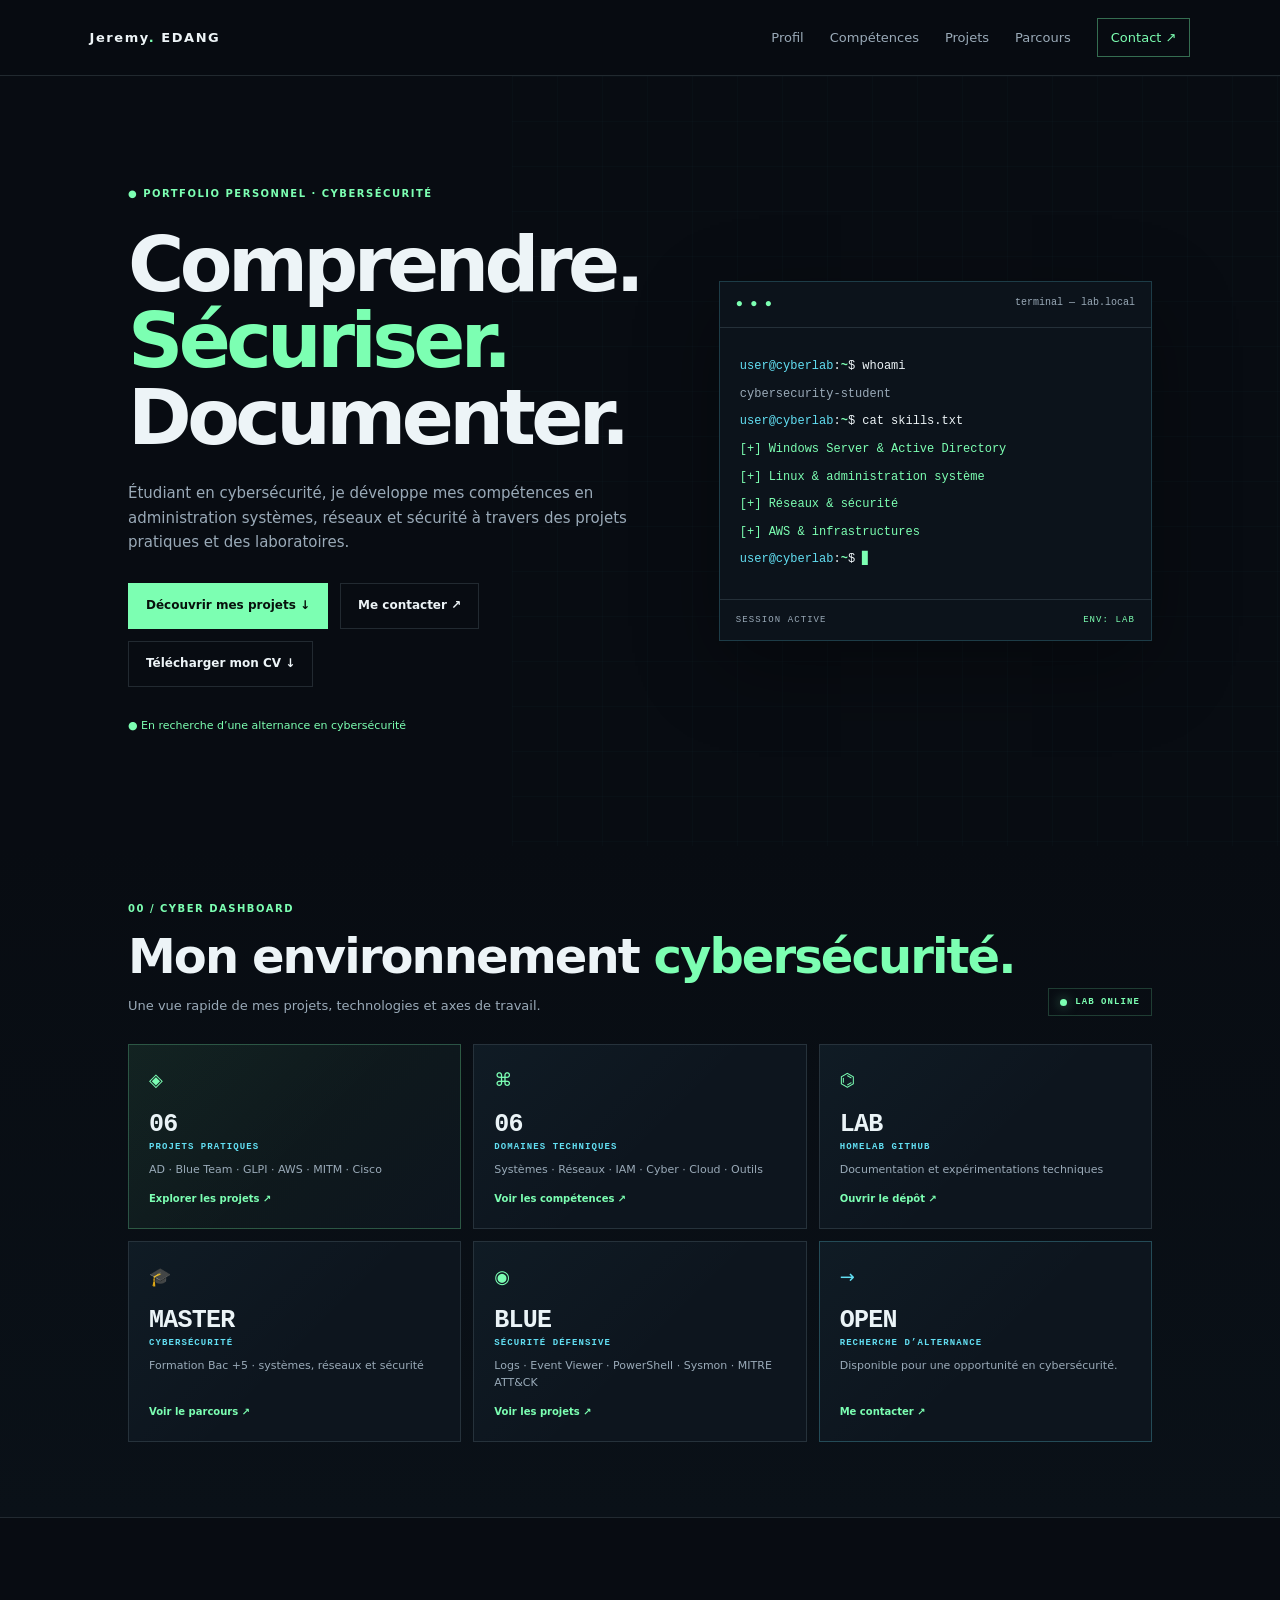
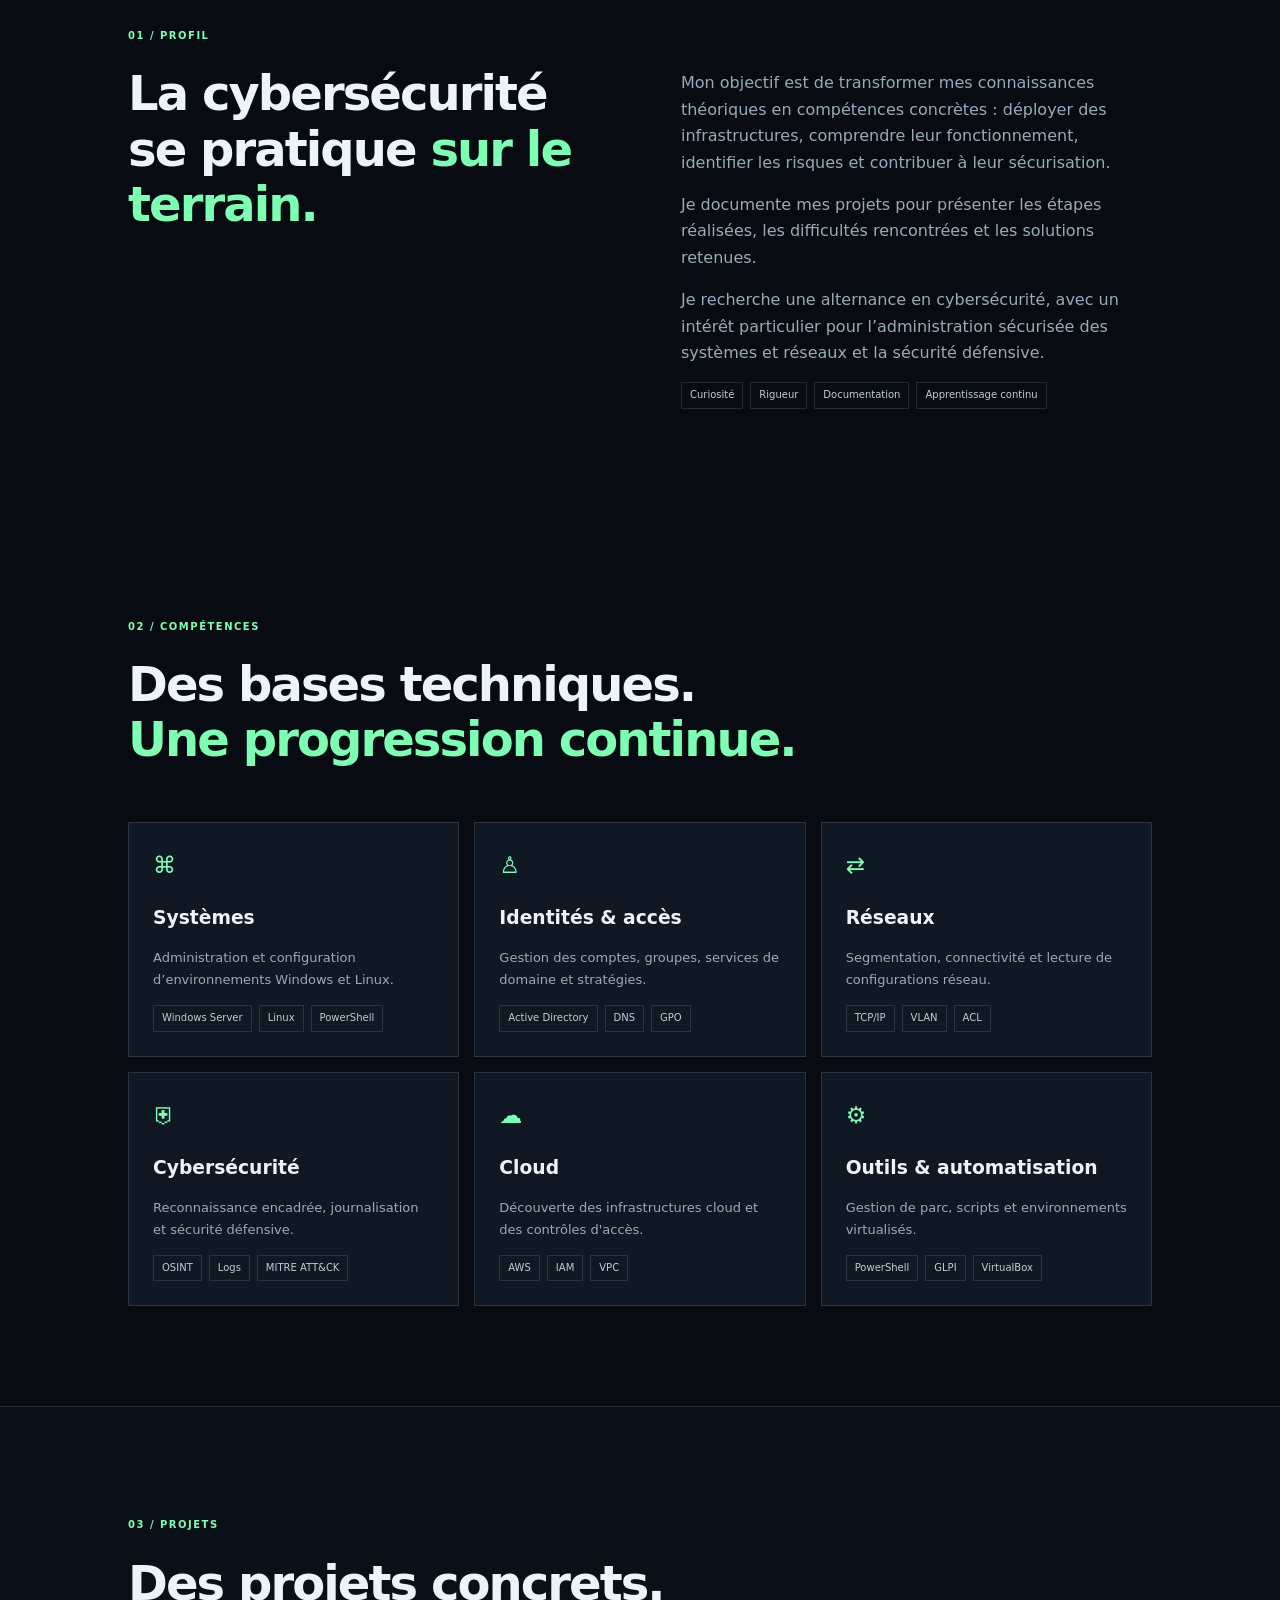
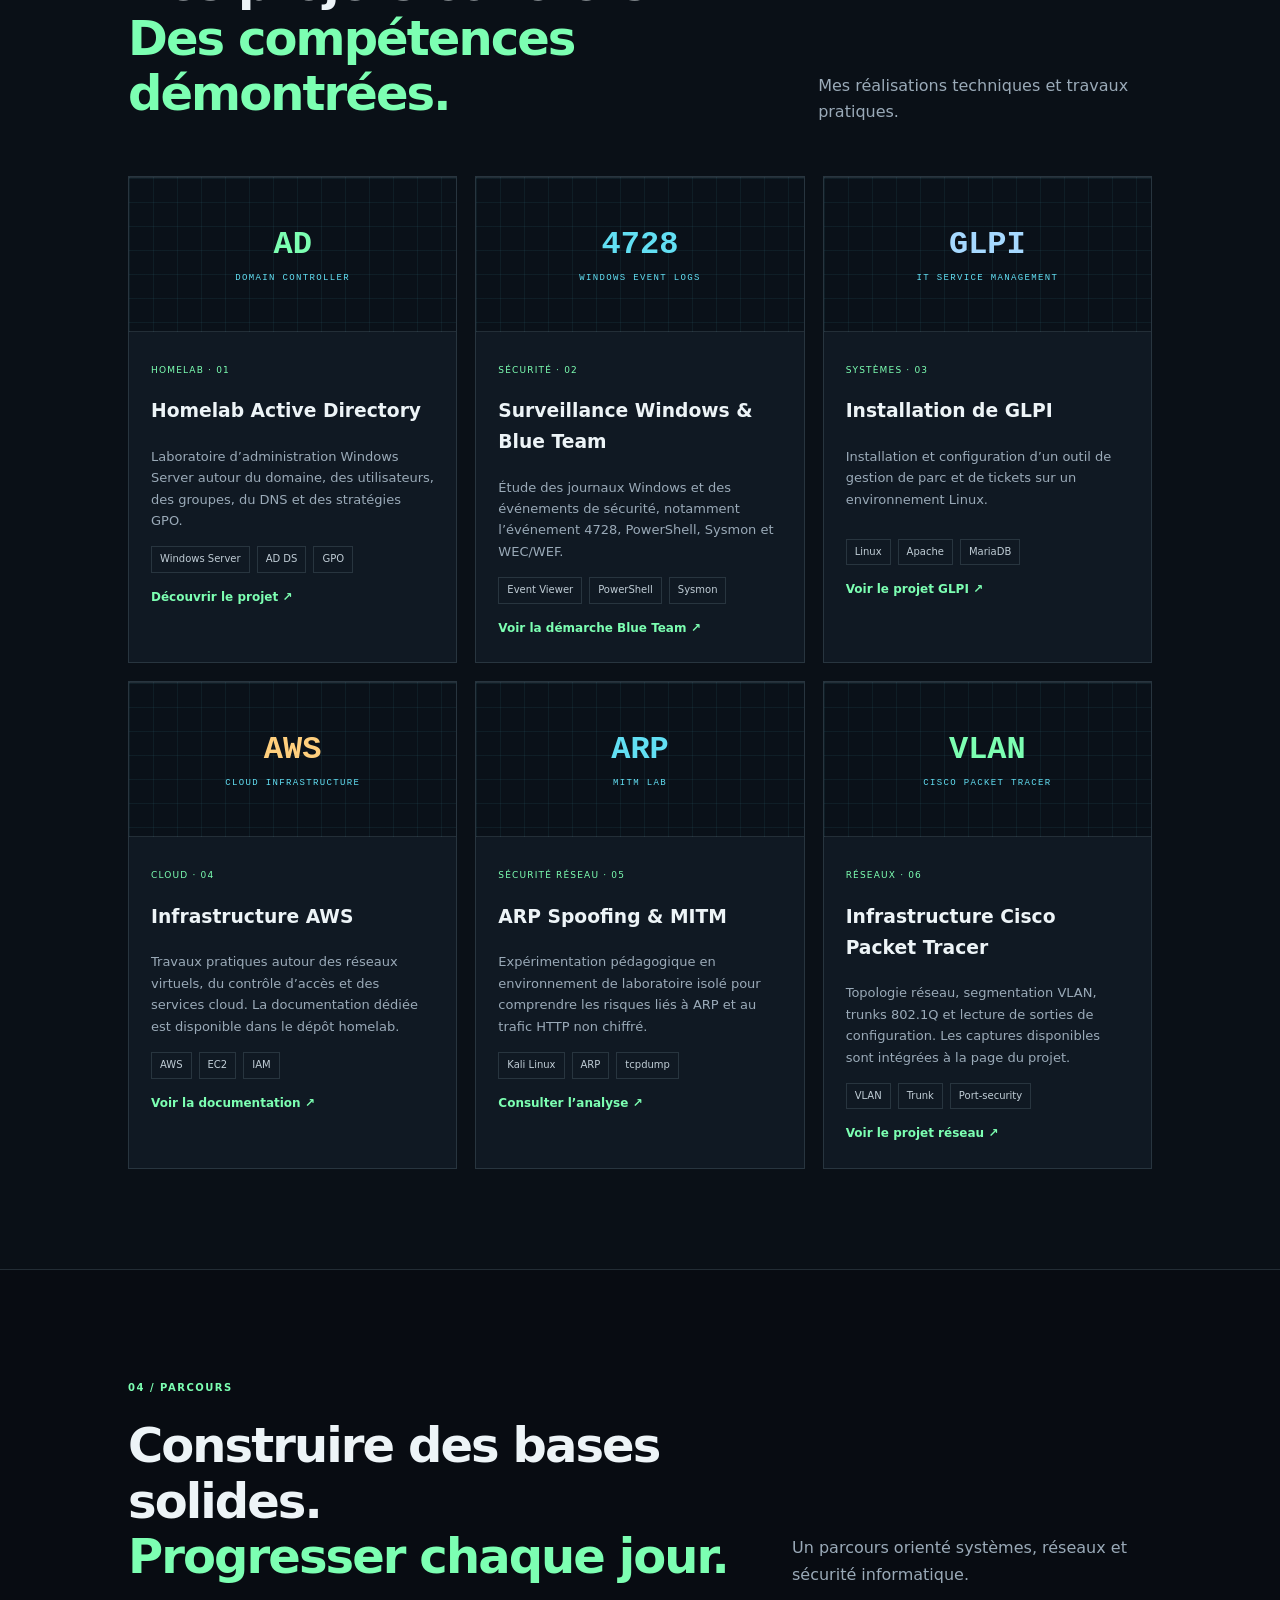
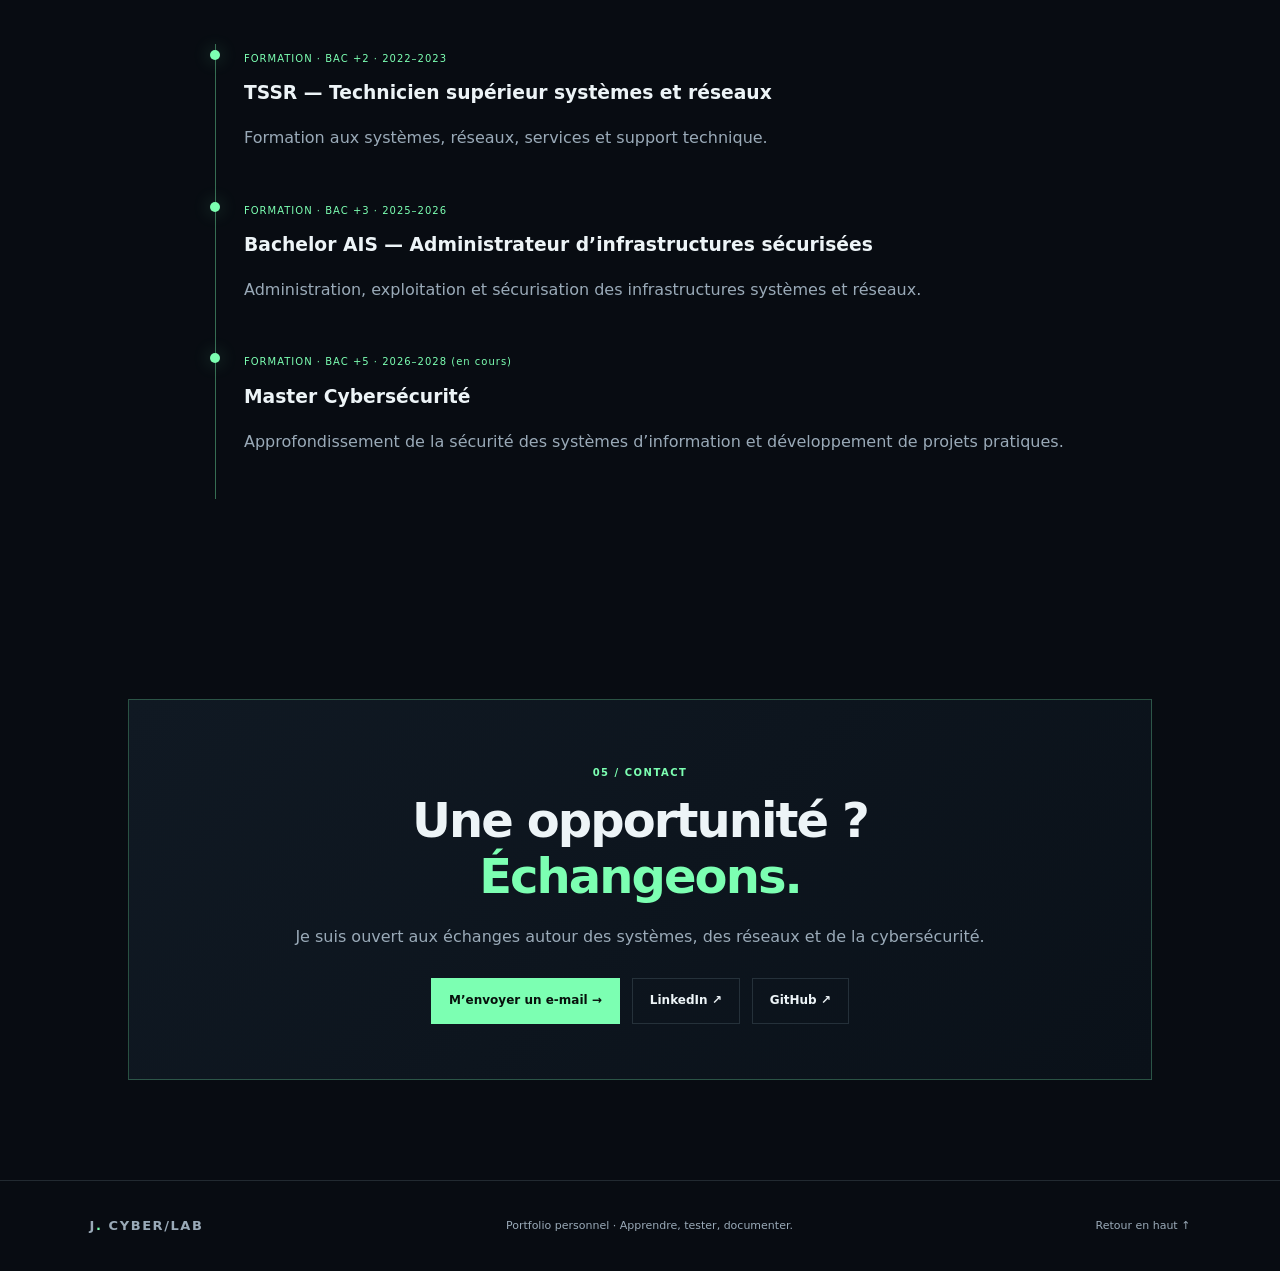
<file: index.html>
<!doctype html>
<html lang="fr"><head><meta charset="UTF-8"><meta name="viewport" content="width=device-width,initial-scale=1"><meta name="description" content="Portfolio de Jeremy Edang, étudiant en Master Cybersécurité : projets pratiques en systèmes, réseaux, Active Directory, Blue Team, Linux, AWS et sécurité défensive."><meta name="author" content="Jeremy Edang"><meta name="robots" content="index, follow"><meta name="theme-color" content="#080c12"><link rel="canonical" href="https://jeremy253058.github.io/portfolio-cybersecurity/"><meta property="og:type" content="website"><meta property="og:locale" content="fr_FR"><meta property="og:title" content="Jeremy Edang | Portfolio cybersécurité"><meta property="og:description" content="Projets pratiques en cybersécurité, systèmes, réseaux et sécurité défensive."><meta property="og:url" content="https://jeremy253058.github.io/portfolio-cybersecurity/"><meta name="twitter:card" content="summary"><meta name="twitter:title" content="Jeremy Edang | Portfolio cybersécurité"><meta name="twitter:description" content="Portfolio technique de Jeremy Edang — systèmes, réseaux et cybersécurité."><link rel="icon" href="favicon.svg" type="image/svg+xml"><link rel="stylesheet" href="style.css"><script src="script.js" defer></script><script type="application/ld+json">{"@context":"https://schema.org","@type":"Person","name":"Jeremy Edang","url":"https://jeremy253058.github.io/portfolio-cybersecurity/","jobTitle":"Étudiant en cybersécurité","sameAs":["https://github.com/Jeremy253058","https://www.linkedin.com/in/j%C3%A9r%C3%A9my-edang-87a70a235/"]}</script></head><body><header class="header"><a class="logo" href="#accueil">Jeremy<span>.</span> EDANG</a><button class="menu-toggle" type="button" aria-controls="navigation-principale" aria-label="Ouvrir le menu" aria-expanded="false">☰</button><nav class="nav" id="navigation-principale"><a href="#profil">Profil</a><a href="#competences">Compétences</a><a href="#projets">Projets</a><a href="#parcours">Parcours</a><a href="#contact" class="nav-button">Contact ↗</a></nav></header><main><section class="hero section" id="accueil"><div class="hero-grid"></div><div class="hero-content"><p class="eyebrow">● PORTFOLIO PERSONNEL · CYBERSÉCURITÉ</p><h1>Comprendre.<br><span>Sécuriser.</span><br>Documenter.</h1><p class="description">Étudiant en cybersécurité, je développe mes compétences en administration systèmes, réseaux et sécurité à travers des projets pratiques et des laboratoires.</p><div class="actions"><a href="#projets" class="button primary">Découvrir mes projets ↓</a><a href="#contact" class="button">Me contacter ↗</a><a href="documents/CV.pdf" class="button" download>Télécharger mon CV ↓</a></div><p class="status">● En recherche d’une alternance en cybersécurité</p></div><div class="terminal"><div class="terminal-header"><span>● ● ●</span><small>terminal — lab.local</small></div><div class="terminal-content"><p><em>user@cyberlab</em>:<b>~</b>$ whoami</p><p class="output">cybersecurity-student</p><p><em>user@cyberlab</em>:<b>~</b>$ cat skills.txt</p><p class="green">[+] Windows Server & Active Directory</p><p class="green">[+] Linux & administration système</p><p class="green">[+] Réseaux & sécurité</p><p class="green">[+] AWS & infrastructures</p><p><em>user@cyberlab</em>:<b>~</b>$ <span class="cursor">▋</span></p></div><div class="terminal-footer">SESSION ACTIVE <span>ENV: LAB</span></div></div></section><section class="cyber-dashboard section" id="dashboard"><div class="dashboard-head"><div><p class="section-label">00 / CYBER DASHBOARD</p><h2>Mon environnement <span>cybersécurité.</span></h2><p class="muted">Une vue rapide de mes projets, technologies et axes de travail.</p></div><div class="dashboard-status"><span class="pulse"></span> LAB ONLINE</div></div><div class="dashboard-grid"><a class="dash-card dash-feature" href="#projets"><span class="dash-icon">◈</span><strong>06</strong><small>PROJETS PRATIQUES</small><em>AD · Blue Team · GLPI · AWS · MITM · Cisco</em><span class="dash-link">Explorer les projets ↗</span></a><a class="dash-card" href="#competences"><span class="dash-icon">⌘</span><strong>06</strong><small>DOMAINES TECHNIQUES</small><em>Systèmes · Réseaux · IAM · Cyber · Cloud · Outils</em><span class="dash-link">Voir les compétences ↗</span></a><a class="dash-card" href="https://github.com/Jeremy253058/cybersecurity-homelab" target="_blank" rel="noopener noreferrer"><span class="dash-icon">⌬</span><strong>LAB</strong><small>HOMELAB GITHUB</small><em>Documentation et expérimentations techniques</em><span class="dash-link">Ouvrir le dépôt ↗</span></a><a class="dash-card" href="#parcours"><span class="dash-icon">🎓</span><strong>MASTER</strong><small>CYBERSÉCURITÉ</small><em>Formation Bac +5 · systèmes, réseaux et sécurité</em><span class="dash-link">Voir le parcours ↗</span></a><a class="dash-card" href="#projets"><span class="dash-icon">◉</span><strong>BLUE</strong><small>SÉCURITÉ DÉFENSIVE</small><em>Logs · Event Viewer · PowerShell · Sysmon · MITRE ATT&CK</em><span class="dash-link">Voir les projets ↗</span></a><a class="dash-card dash-cta" href="#contact"><span class="dash-icon">→</span><strong>OPEN</strong><small>RECHERCHE D’ALTERNANCE</small><em>Disponible pour une opportunité en cybersécurité.</em><span class="dash-link">Me contacter ↗</span></a></div></section><section class="section" id="profil"><p class="section-label">01 / PROFIL</p><div class="two-columns"><h2>La cybersécurité se pratique <span>sur le terrain.</span></h2><div class="muted"><p>Mon objectif est de transformer mes connaissances théoriques en compétences concrètes : déployer des infrastructures, comprendre leur fonctionnement, identifier les risques et contribuer à leur sécurisation.</p><p>Je documente mes projets pour présenter les étapes réalisées, les difficultés rencontrées et les solutions retenues.</p><p>Je recherche une alternance en cybersécurité, avec un intérêt particulier pour l’administration sécurisée des systèmes et réseaux et la sécurité défensive.</p><div class="tags"><span>Curiosité</span><span>Rigueur</span><span>Documentation</span><span>Apprentissage continu</span></div></div></div></section><section class="section" id="competences"><p class="section-label">02 / COMPÉTENCES</p><div class="section-heading"><h2>Des bases techniques.<br><span>Une progression continue.</span></h2></div><div class="cards-grid"><article class="card"><div class="icon">⌘</div><h3>Systèmes</h3><p>Administration et configuration d’environnements Windows et Linux.</p><div class="tags"><span>Windows Server</span><span>Linux</span><span>PowerShell</span></div></article><article class="card"><div class="icon">♙</div><h3>Identités & accès</h3><p>Gestion des comptes, groupes, services de domaine et stratégies.</p><div class="tags"><span>Active Directory</span><span>DNS</span><span>GPO</span></div></article><article class="card"><div class="icon">⇄</div><h3>Réseaux</h3><p>Segmentation, connectivité et lecture de configurations réseau.</p><div class="tags"><span>TCP/IP</span><span>VLAN</span><span>ACL</span></div></article><article class="card"><div class="icon">⛨</div><h3>Cybersécurité</h3><p>Reconnaissance encadrée, journalisation et sécurité défensive.</p><div class="tags"><span>OSINT</span><span>Logs</span><span>MITRE ATT&CK</span></div></article><article class="card"><div class="icon">☁</div><h3>Cloud</h3><p>Découverte des infrastructures cloud et des contrôles d'accès.</p><div class="tags"><span>AWS</span><span>IAM</span><span>VPC</span></div></article><article class="card"><div class="icon">⚙</div><h3>Outils & automatisation</h3><p>Gestion de parc, scripts et environnements virtualisés.</p><div class="tags"><span>PowerShell</span><span>GLPI</span><span>VirtualBox</span></div></article></div></section><section class="section projects" id="projets"><p class="section-label">03 / PROJETS</p><div class="section-heading"><h2>Des projets concrets.<br><span>Des compétences démontrées.</span></h2><p class="muted">Mes réalisations techniques et travaux pratiques.</p></div><div class="projects-grid"><article class="project-card"><div class="project-visual visual-ad">AD <span>DOMAIN CONTROLLER</span></div><div class="project-info"><p class="project-type">HOMELAB · 01</p><h3>Homelab Active Directory</h3><p>Laboratoire d’administration Windows Server autour du domaine, des utilisateurs, des groupes, du DNS et des stratégies GPO.</p><div class="tags"><span>Windows Server</span><span>AD DS</span><span>GPO</span></div><a class="text-link" href="projet-ad.html">Découvrir le projet ↗</a></div></article><article class="project-card"><div class="project-visual visual-logs">4728 <span>WINDOWS EVENT LOGS</span></div><div class="project-info"><p class="project-type">SÉCURITÉ · 02</p><h3>Surveillance Windows & Blue Team</h3><p>Étude des journaux Windows et des événements de sécurité, notamment l’événement 4728, PowerShell, Sysmon et WEC/WEF.</p><div class="tags"><span>Event Viewer</span><span>PowerShell</span><span>Sysmon</span></div><a class="text-link" href="projet-blue-team.html">Voir la démarche Blue Team ↗</a></div></article><article class="project-card"><div class="project-visual visual-glpi">GLPI <span>IT SERVICE MANAGEMENT</span></div><div class="project-info"><p class="project-type">SYSTÈMES · 03</p><h3>Installation de GLPI</h3><p>Installation et configuration d’un outil de gestion de parc et de tickets sur un environnement Linux.</p><div class="tags"><span>Linux</span><span>Apache</span><span>MariaDB</span></div><a class="text-link" href="projet-glpi.html">Voir le projet GLPI ↗</a></div></article><article class="project-card"><div class="project-visual visual-aws">AWS <span>CLOUD INFRASTRUCTURE</span></div><div class="project-info"><p class="project-type">CLOUD · 04</p><h3>Infrastructure AWS</h3><p>Travaux pratiques autour des réseaux virtuels, du contrôle d’accès et des services cloud. La documentation dédiée est disponible dans le dépôt homelab.</p><div class="tags"><span>AWS</span><span>EC2</span><span>IAM</span></div><a class="text-link" href="https://github.com/Jeremy253058/cybersecurity-homelab" target="_blank" rel="noopener noreferrer">Voir la documentation ↗</a></div></article><article class="project-card"><div class="project-visual" style="color:var(--cyan)">ARP <span>MITM LAB</span></div><div class="project-info"><p class="project-type">SÉCURITÉ RÉSEAU · 05</p><h3>ARP Spoofing & MITM</h3><p>Expérimentation pédagogique en environnement de laboratoire isolé pour comprendre les risques liés à ARP et au trafic HTTP non chiffré.</p><div class="tags"><span>Kali Linux</span><span>ARP</span><span>tcpdump</span></div><a class="text-link" href="projet-mitm.html">Consulter l’analyse ↗</a></div></article><article class="project-card"><div class="project-visual" style="color:var(--green)">VLAN <span>CISCO PACKET TRACER</span></div><div class="project-info"><p class="project-type">RÉSEAUX · 06</p><h3>Infrastructure Cisco Packet Tracer</h3><p>Topologie réseau, segmentation VLAN, trunks 802.1Q et lecture de sorties de configuration. Les captures disponibles sont intégrées à la page du projet.</p><div class="tags"><span>VLAN</span><span>Trunk</span><span>Port-security</span></div><a class="text-link" href="projet-cisco.html">Voir le projet réseau ↗</a></div></article></div></section><section class="section" id="parcours"><p class="section-label">04 / PARCOURS</p><div class="section-heading"><h2>Construire des bases solides.<br><span>Progresser chaque jour.</span></h2><p class="muted">Un parcours orienté systèmes, réseaux et sécurité informatique.</p></div><div class="timeline"><article><small>FORMATION · BAC +2 · 2022–2023</small><h3>TSSR — Technicien supérieur systèmes et réseaux</h3><p class="muted">Formation aux systèmes, réseaux, services et support technique.</p></article><article><small>FORMATION · BAC +3 · 2025–2026</small><h3>Bachelor AIS — Administrateur d’infrastructures sécurisées</h3><p class="muted">Administration, exploitation et sécurisation des infrastructures systèmes et réseaux.</p></article><article><small>FORMATION · BAC +5 · 2026–2028 (en cours)</small><h3>Master Cybersécurité</h3><p class="muted">Approfondissement de la sécurité des systèmes d’information et développement de projets pratiques.</p></article></div></section><section class="section" id="contact"><div class="contact-box"><p class="section-label">05 / CONTACT</p><h2>Une opportunité ?<br><span>Échangeons.</span></h2><p class="muted">Je suis ouvert aux échanges autour des systèmes, des réseaux et de la cybersécurité.</p><div class="actions"><a href="https://mail.google.com/mail/?view=cm&amp;fs=1&amp;to=jaylinle@gmail.com&amp;su=Prise%20de%20contact%20%E2%80%94%20Portfolio%20cybers%C3%A9curit%C3%A9" class="button primary" target="_blank" rel="noopener noreferrer">M’envoyer un e-mail →</a><a class="button" href="https://www.linkedin.com/in/j%C3%A9r%C3%A9my-edang-87a70a235/" target="_blank" rel="noopener noreferrer">LinkedIn ↗</a><a class="button" href="https://github.com/Jeremy253058/cybersecurity-homelab" target="_blank" rel="noopener noreferrer">GitHub ↗</a></div></div></section></main><footer class="footer"><a class="logo" href="#accueil">J<span>.</span> CYBER/LAB</a><p>Portfolio personnel · Apprendre, tester, documenter.</p><a href="#accueil">Retour en haut ↑</a></footer></body></html>
</file>
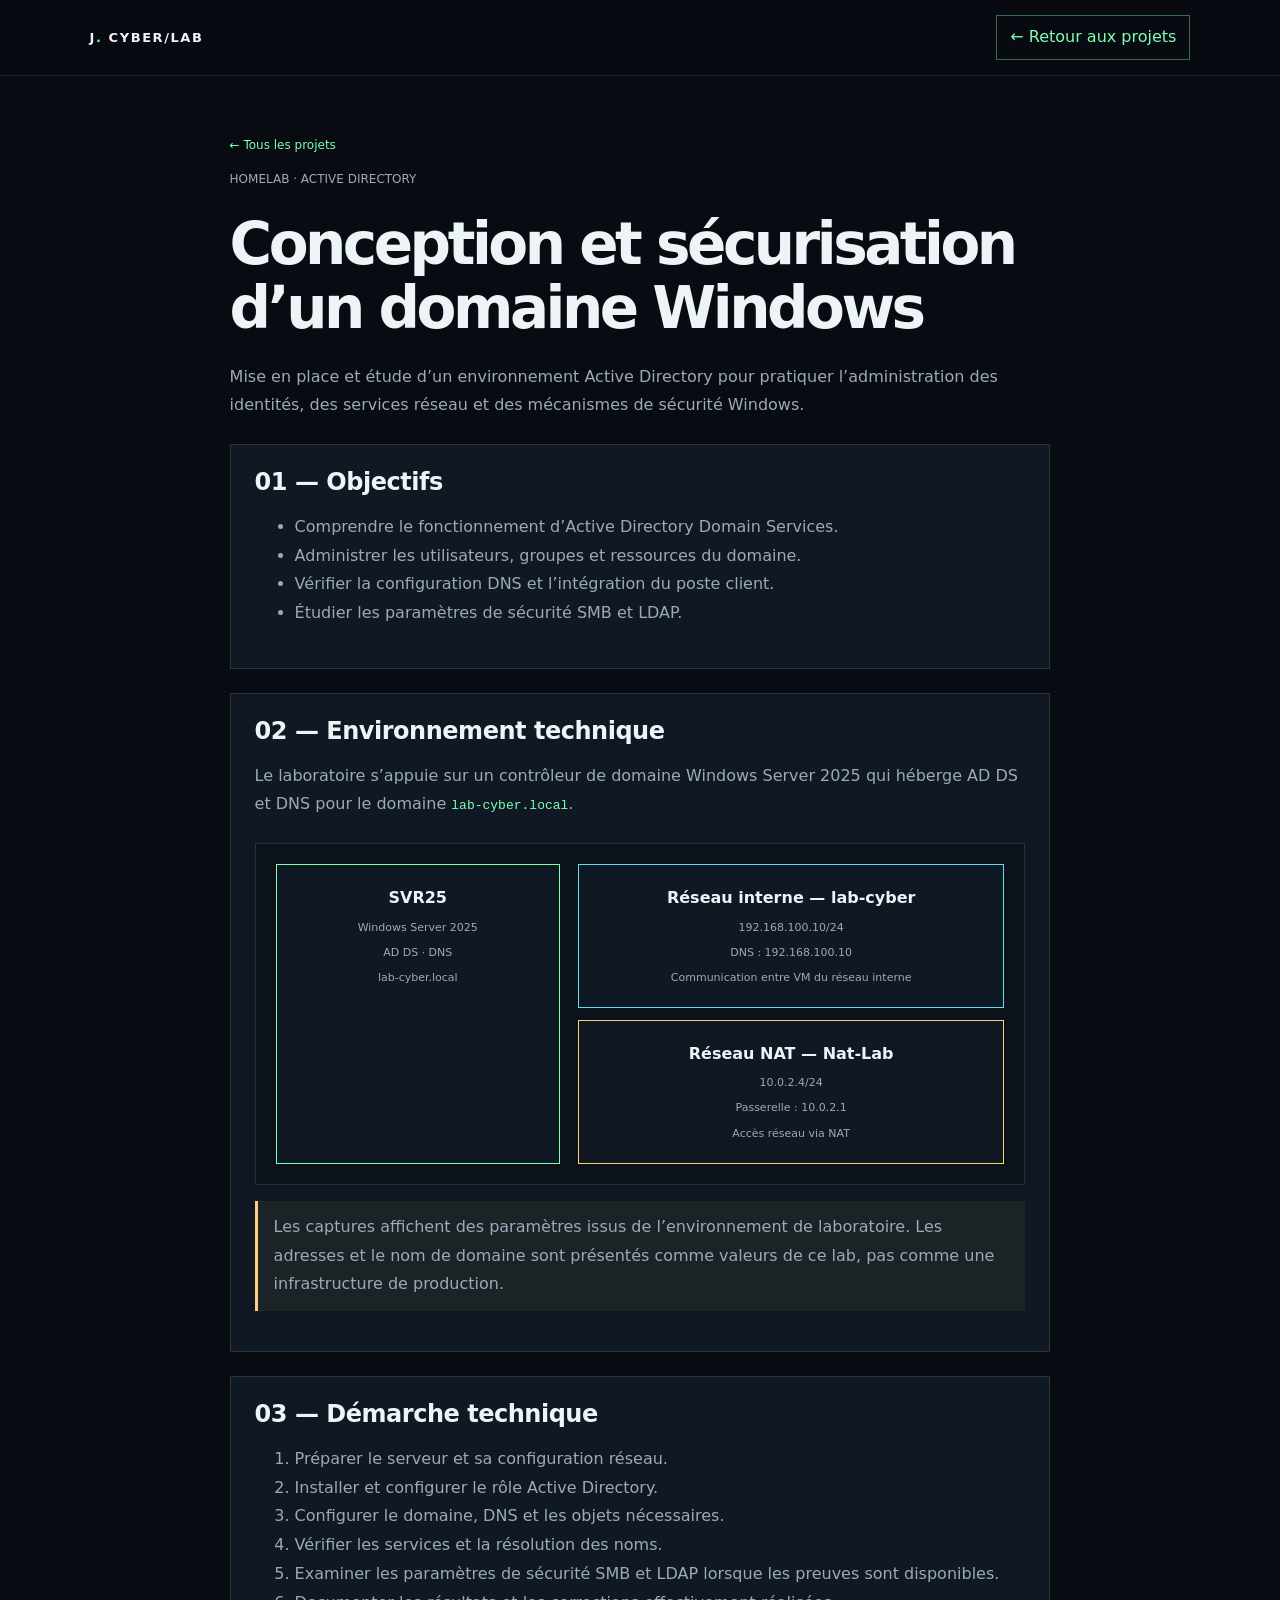
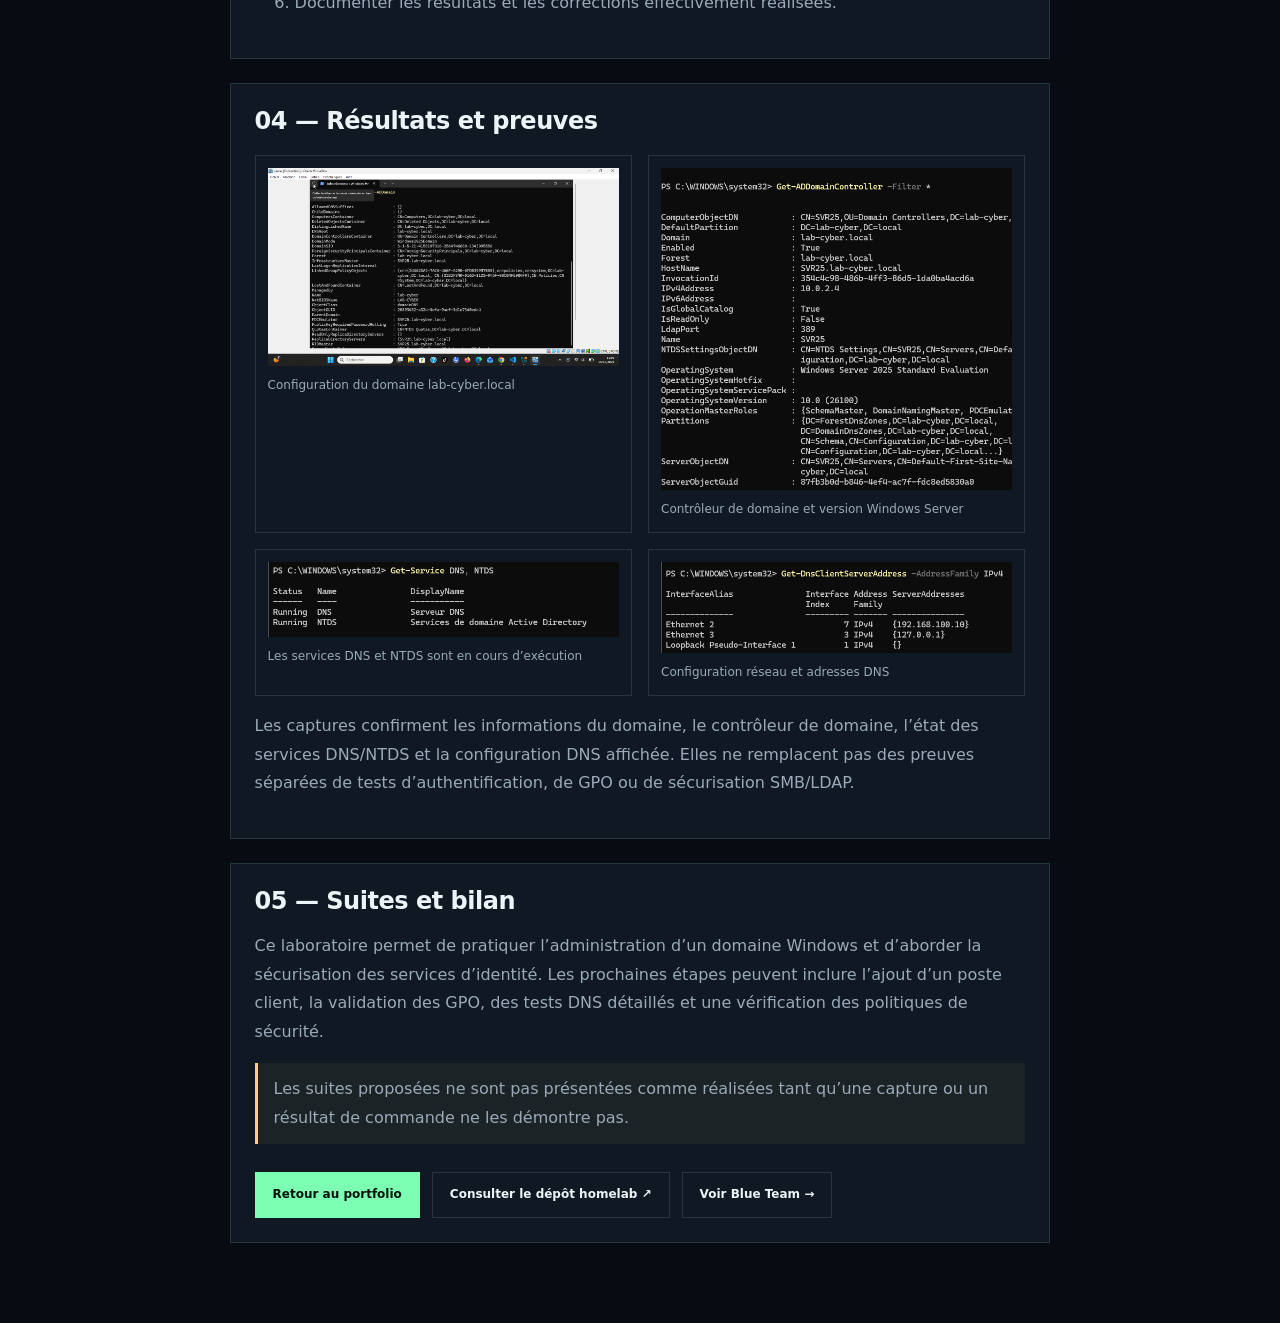
<file: projet-ad.html>
<!doctype html>
<html lang="fr"><head><meta charset="UTF-8"><meta name="viewport" content="width=device-width,initial-scale=1"><meta name="description" content="Homelab Windows Server 2025 : Active Directory Domain Services, DNS et réseau de laboratoire."><title>Homelab Active Directory | Cyber/Lab</title><link rel="stylesheet" href="style.css"><script src="script.js" defer></script><style>.screenshots{display:grid;grid-template-columns:repeat(2,minmax(0,1fr));gap:16px;margin-top:20px}.screenshots figure{margin:0;min-width:0;padding:12px;background:#101923;border:1px solid var(--line)}.screenshots img{display:block;width:100%;height:auto;object-fit:contain;cursor:zoom-in}.screenshots figcaption{margin-top:10px;color:var(--muted);font-size:12px}@media(max-width:650px){.screenshots{grid-template-columns:1fr}.architecture{grid-template-columns:1fr}}.architecture{margin-top:24px;padding:20px;background:#0b121a;border:1px solid var(--line);display:grid;grid-template-columns:minmax(170px,.8fr) minmax(0,1.2fr);gap:18px}.architecture-node{min-width:0;padding:20px 12px;display:flex;flex-direction:column;align-items:center;gap:7px;text-align:center;background:#101923;border:1px solid var(--line);overflow-wrap:anywhere}.server-node{border-color:var(--green)}.internal-node{border-color:var(--cyan)}.nat-node{border-color:#ffcf7d}.network-interfaces{display:grid;gap:12px;min-width:0}.architecture-node strong{color:var(--text)}.architecture-node span,.architecture-node small{font-size:11px;color:var(--muted)}</style></head>
<body><header class="header"><a class="logo" href="index.html">J<span>.</span> CYBER/LAB</a><a class="nav-button" href="index.html#projets">← Retour aux projets</a></header>
<main class="project-detail"><a class="back-link" href="index.html#projets">← Tous les projets</a><p class="project-label">HOMELAB · ACTIVE DIRECTORY</p><h1>Conception et sécurisation d’un domaine Windows</h1><p>Mise en place et étude d’un environnement Active Directory pour pratiquer l’administration des identités, des services réseau et des mécanismes de sécurité Windows.</p>
<section class="detail-card"><h2>01 — Objectifs</h2><ul><li>Comprendre le fonctionnement d’Active Directory Domain Services.</li><li>Administrer les utilisateurs, groupes et ressources du domaine.</li><li>Vérifier la configuration DNS et l’intégration du poste client.</li><li>Étudier les paramètres de sécurité SMB et LDAP.</li></ul></section>
<section class="detail-card"><h2>02 — Environnement technique</h2><p>Le laboratoire s’appuie sur un contrôleur de domaine Windows Server 2025 qui héberge AD DS et DNS pour le domaine <code>lab-cyber.local</code>.</p><div class="architecture"><div class="architecture-node server-node"><strong>SVR25</strong><span>Windows Server 2025</span><span>AD DS · DNS</span><span>lab-cyber.local</span></div><div class="network-interfaces"><div class="architecture-node internal-node"><strong>Réseau interne — lab-cyber</strong><span>192.168.100.10/24</span><span>DNS : 192.168.100.10</span><small>Communication entre VM du réseau interne</small></div><div class="architecture-node nat-node"><strong>Réseau NAT — Nat-Lab</strong><span>10.0.2.4/24</span><span>Passerelle : 10.0.2.1</span><small>Accès réseau via NAT</small></div></div></div><p class="notice">Les captures affichent des paramètres issus de l’environnement de laboratoire. Les adresses et le nom de domaine sont présentés comme valeurs de ce lab, pas comme une infrastructure de production.</p></section>
<section class="detail-card"><h2>03 — Démarche technique</h2><ol><li>Préparer le serveur et sa configuration réseau.</li><li>Installer et configurer le rôle Active Directory.</li><li>Configurer le domaine, DNS et les objets nécessaires.</li><li>Vérifier les services et la résolution des noms.</li><li>Examiner les paramètres de sécurité SMB et LDAP lorsque les preuves sont disponibles.</li><li>Documenter les résultats et les corrections effectivement réalisées.</li></ol></section>
<section class="detail-card"><h2>04 — Résultats et preuves</h2><div class="screenshots"><figure><img src="images/ad-domain.png" alt="Informations du domaine Active Directory"><figcaption>Configuration du domaine lab-cyber.local</figcaption></figure><figure><img src="images/ad-controller.png" alt="Informations du contrôleur de domaine"><figcaption>Contrôleur de domaine et version Windows Server</figcaption></figure><figure><img src="images/ad-services.png" alt="État des services DNS et Active Directory"><figcaption>Les services DNS et NTDS sont en cours d’exécution</figcaption></figure><figure><img src="images/ad-network.png" alt="Configuration réseau et DNS du serveur"><figcaption>Configuration réseau et adresses DNS</figcaption></figure></div><p>Les captures confirment les informations du domaine, le contrôleur de domaine, l’état des services DNS/NTDS et la configuration DNS affichée. Elles ne remplacent pas des preuves séparées de tests d’authentification, de GPO ou de sécurisation SMB/LDAP.</p></section>
<section class="detail-card"><h2>05 — Suites et bilan</h2><p>Ce laboratoire permet de pratiquer l’administration d’un domaine Windows et d’aborder la sécurisation des services d’identité. Les prochaines étapes peuvent inclure l’ajout d’un poste client, la validation des GPO, des tests DNS détaillés et une vérification des politiques de sécurité.</p><p class="notice">Les suites proposées ne sont pas présentées comme réalisées tant qu’une capture ou un résultat de commande ne les démontre pas.</p><div class="actions"><a class="button primary" href="index.html#projets">Retour au portfolio</a><a class="button" href="https://github.com/Jeremy253058/cybersecurity-homelab" target="_blank" rel="noopener noreferrer">Consulter le dépôt homelab ↗</a><a class="button" href="projet-blue-team.html">Voir Blue Team →</a></div></section></main></body></html>
</file>
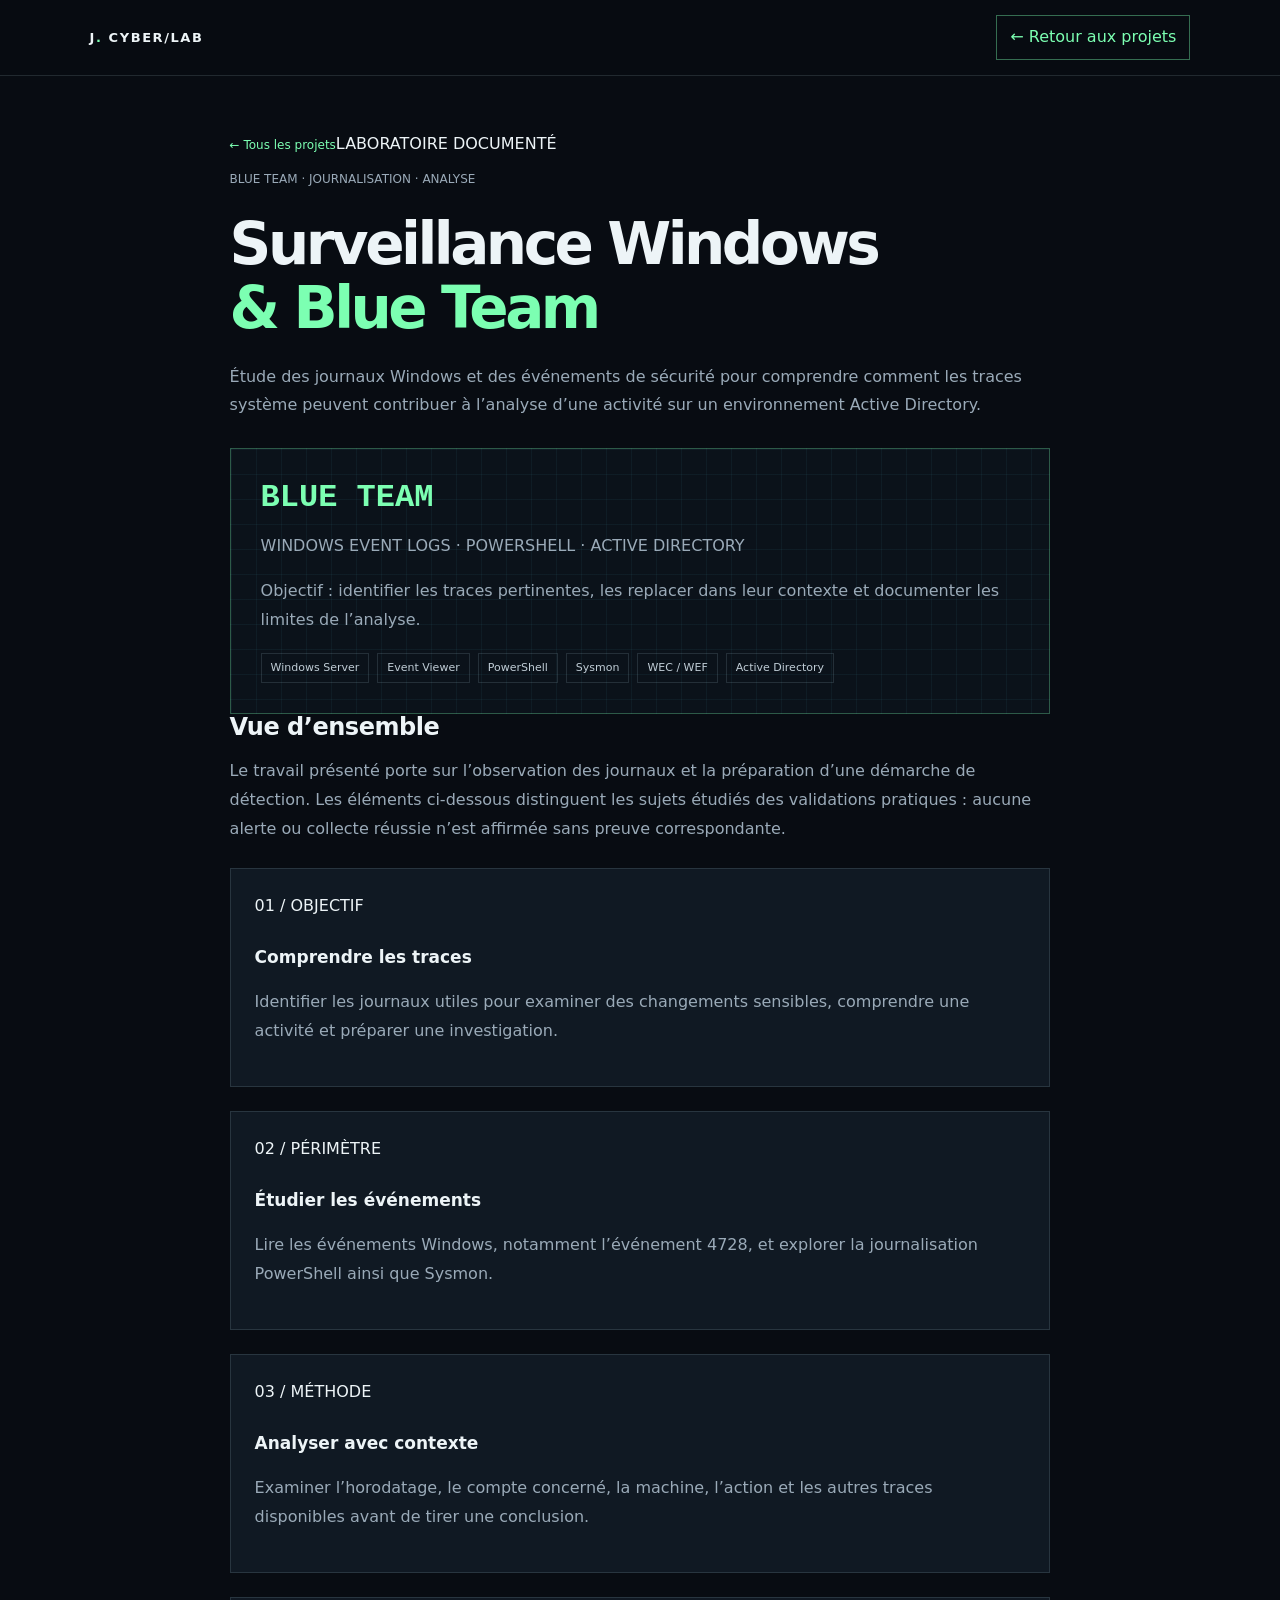
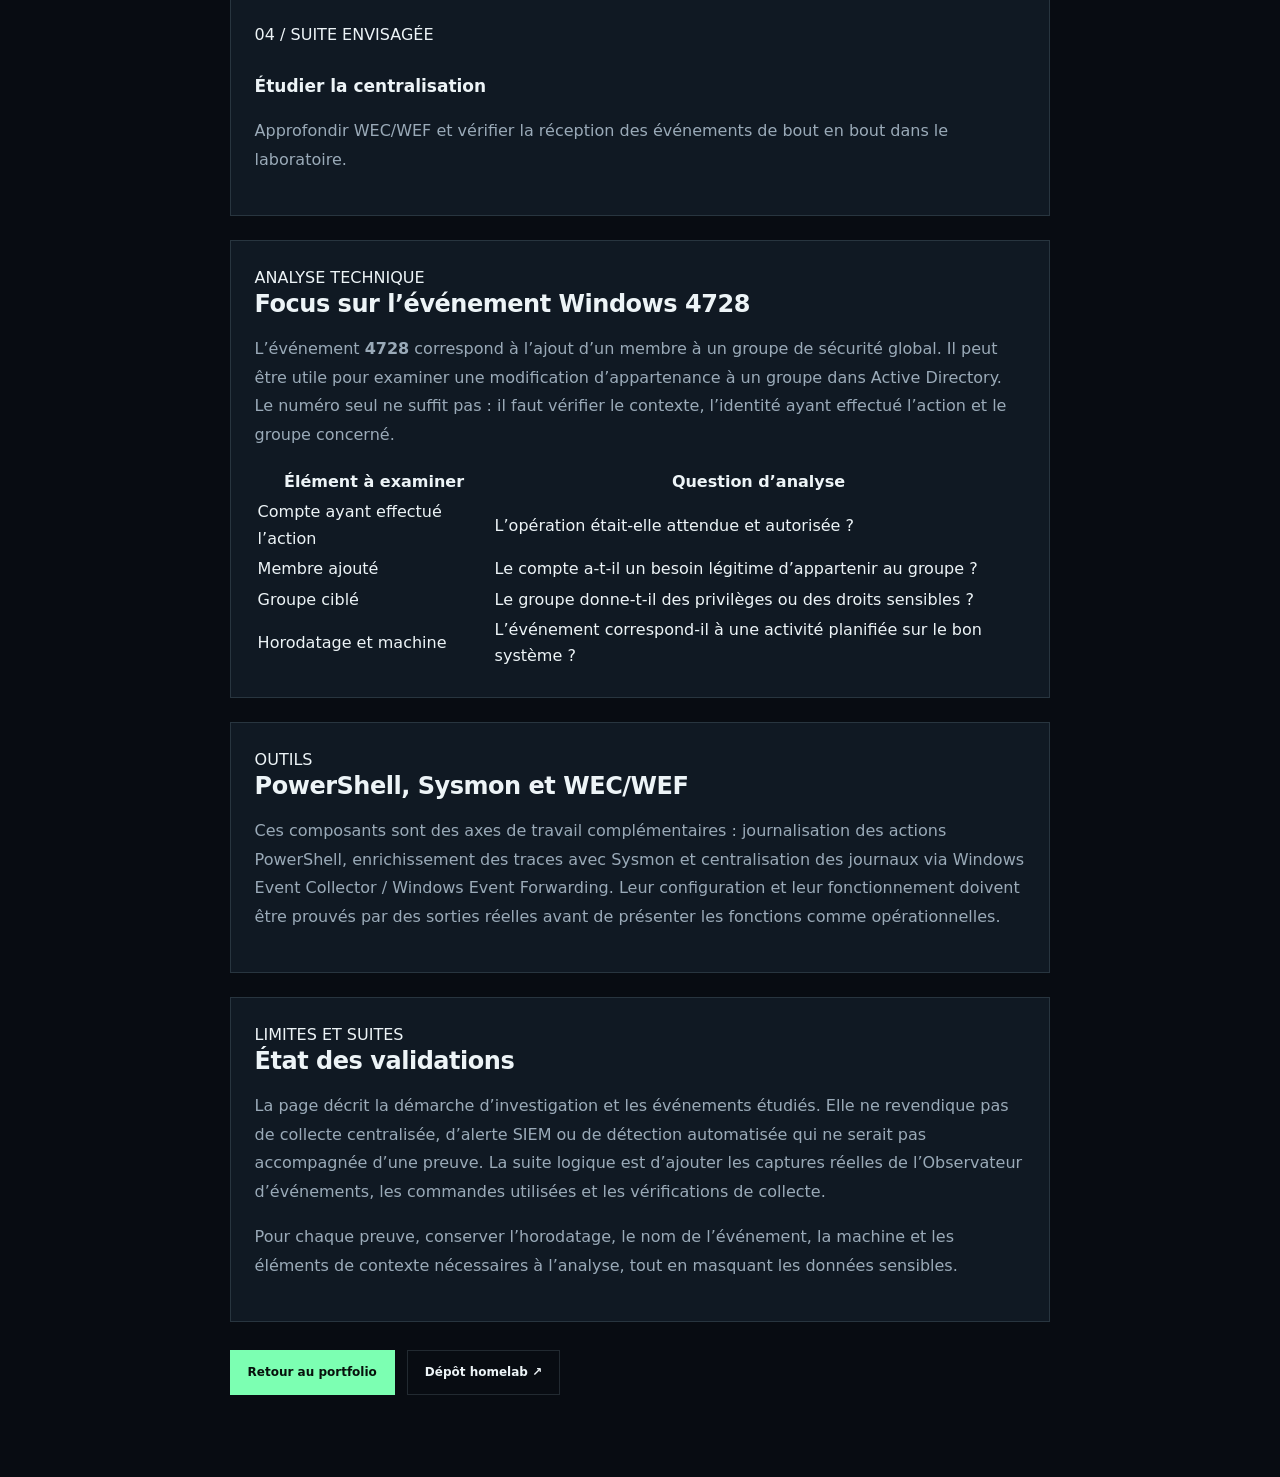
<file: projet-blue-team.html>
<!doctype html>
<html lang="fr"><head><meta charset="UTF-8"><meta name="viewport" content="width=device-width, initial-scale=1"><meta name="description" content="Étude de laboratoire Blue Team : journaux Windows, événement 4728, PowerShell, Sysmon et collecte WEC/WEF."><title>Surveillance Windows & Blue Team | Cyber/Lab</title><link rel="stylesheet" href="style.css"><script src="script.js" defer></script></head>
<body><header class="header"><a class="logo" href="index.html">J<span>.</span> CYBER/LAB</a><a class="nav-button" href="index.html#projets">← Retour aux projets</a></header>
<main class="project-detail"><div class="back-row"><a class="back-link" href="index.html#projets">← Tous les projets</a><span class="status-pill">LABORATOIRE DOCUMENTÉ</span></div>
<p class="project-label">BLUE TEAM · JOURNALISATION · ANALYSE</p><h1>Surveillance Windows<br><span style="color:var(--green)"> & Blue Team</span></h1>
<p class="intro">Étude des journaux Windows et des événements de sécurité pour comprendre comment les traces système peuvent contribuer à l’analyse d’une activité sur un environnement Active Directory.</p>
<section class="project-hero"><strong>BLUE TEAM</strong><p>WINDOWS EVENT LOGS · POWERSHELL · ACTIVE DIRECTORY</p><p>Objectif : identifier les traces pertinentes, les replacer dans leur contexte et documenter les limites de l’analyse.</p><div class="project-tags"><span>Windows Server</span><span>Event Viewer</span><span>PowerShell</span><span>Sysmon</span><span>WEC / WEF</span><span>Active Directory</span></div></section>
<section><h2>Vue d’ensemble</h2><p>Le travail présenté porte sur l’observation des journaux et la préparation d’une démarche de détection. Les éléments ci-dessous distinguent les sujets étudiés des validations pratiques : aucune alerte ou collecte réussie n’est affirmée sans preuve correspondante.</p>
<div class="content-grid"><article class="detail-card"><div class="number">01 / OBJECTIF</div><h3>Comprendre les traces</h3><p>Identifier les journaux utiles pour examiner des changements sensibles, comprendre une activité et préparer une investigation.</p></article><article class="detail-card"><div class="number">02 / PÉRIMÈTRE</div><h3>Étudier les événements</h3><p>Lire les événements Windows, notamment l’événement 4728, et explorer la journalisation PowerShell ainsi que Sysmon.</p></article><article class="detail-card"><div class="number">03 / MÉTHODE</div><h3>Analyser avec contexte</h3><p>Examiner l’horodatage, le compte concerné, la machine, l’action et les autres traces disponibles avant de tirer une conclusion.</p></article><article class="detail-card"><div class="number">04 / SUITE ENVISAGÉE</div><h3>Étudier la centralisation</h3><p>Approfondir WEC/WEF et vérifier la réception des événements de bout en bout dans le laboratoire.</p></article></div></section>
<section class="detail-card"><div class="number">ANALYSE TECHNIQUE</div><h2>Focus sur l’événement Windows 4728</h2><p>L’événement <strong>4728</strong> correspond à l’ajout d’un membre à un groupe de sécurité global. Il peut être utile pour examiner une modification d’appartenance à un groupe dans Active Directory. Le numéro seul ne suffit pas : il faut vérifier le contexte, l’identité ayant effectué l’action et le groupe concerné.</p>
<table class="event-table"><thead><tr><th>Élément à examiner</th><th>Question d’analyse</th></tr></thead><tbody><tr><td>Compte ayant effectué l’action</td><td>L’opération était-elle attendue et autorisée ?</td></tr><tr><td>Membre ajouté</td><td>Le compte a-t-il un besoin légitime d’appartenir au groupe ?</td></tr><tr><td>Groupe ciblé</td><td>Le groupe donne-t-il des privilèges ou des droits sensibles ?</td></tr><tr><td>Horodatage et machine</td><td>L’événement correspond-il à une activité planifiée sur le bon système ?</td></tr></tbody></table></section>
<section class="detail-card"><div class="number">OUTILS</div><h2>PowerShell, Sysmon et WEC/WEF</h2><p>Ces composants sont des axes de travail complémentaires : journalisation des actions PowerShell, enrichissement des traces avec Sysmon et centralisation des journaux via Windows Event Collector / Windows Event Forwarding. Leur configuration et leur fonctionnement doivent être prouvés par des sorties réelles avant de présenter les fonctions comme opérationnelles.</p></section>
<section class="detail-card"><div class="number">LIMITES ET SUITES</div><h2>État des validations</h2><p>La page décrit la démarche d’investigation et les événements étudiés. Elle ne revendique pas de collecte centralisée, d’alerte SIEM ou de détection automatisée qui ne serait pas accompagnée d’une preuve. La suite logique est d’ajouter les captures réelles de l’Observateur d’événements, les commandes utilisées et les vérifications de collecte.</p><div class="callout"><p>Pour chaque preuve, conserver l’horodatage, le nom de l’événement, la machine et les éléments de contexte nécessaires à l’analyse, tout en masquant les données sensibles.</p></div></section>
<div class="actions"><a class="button primary" href="index.html#projets">Retour au portfolio</a><a class="button" href="https://github.com/Jeremy253058/cybersecurity-homelab" target="_blank" rel="noopener noreferrer">Dépôt homelab ↗</a></div></main></body></html>
</file>
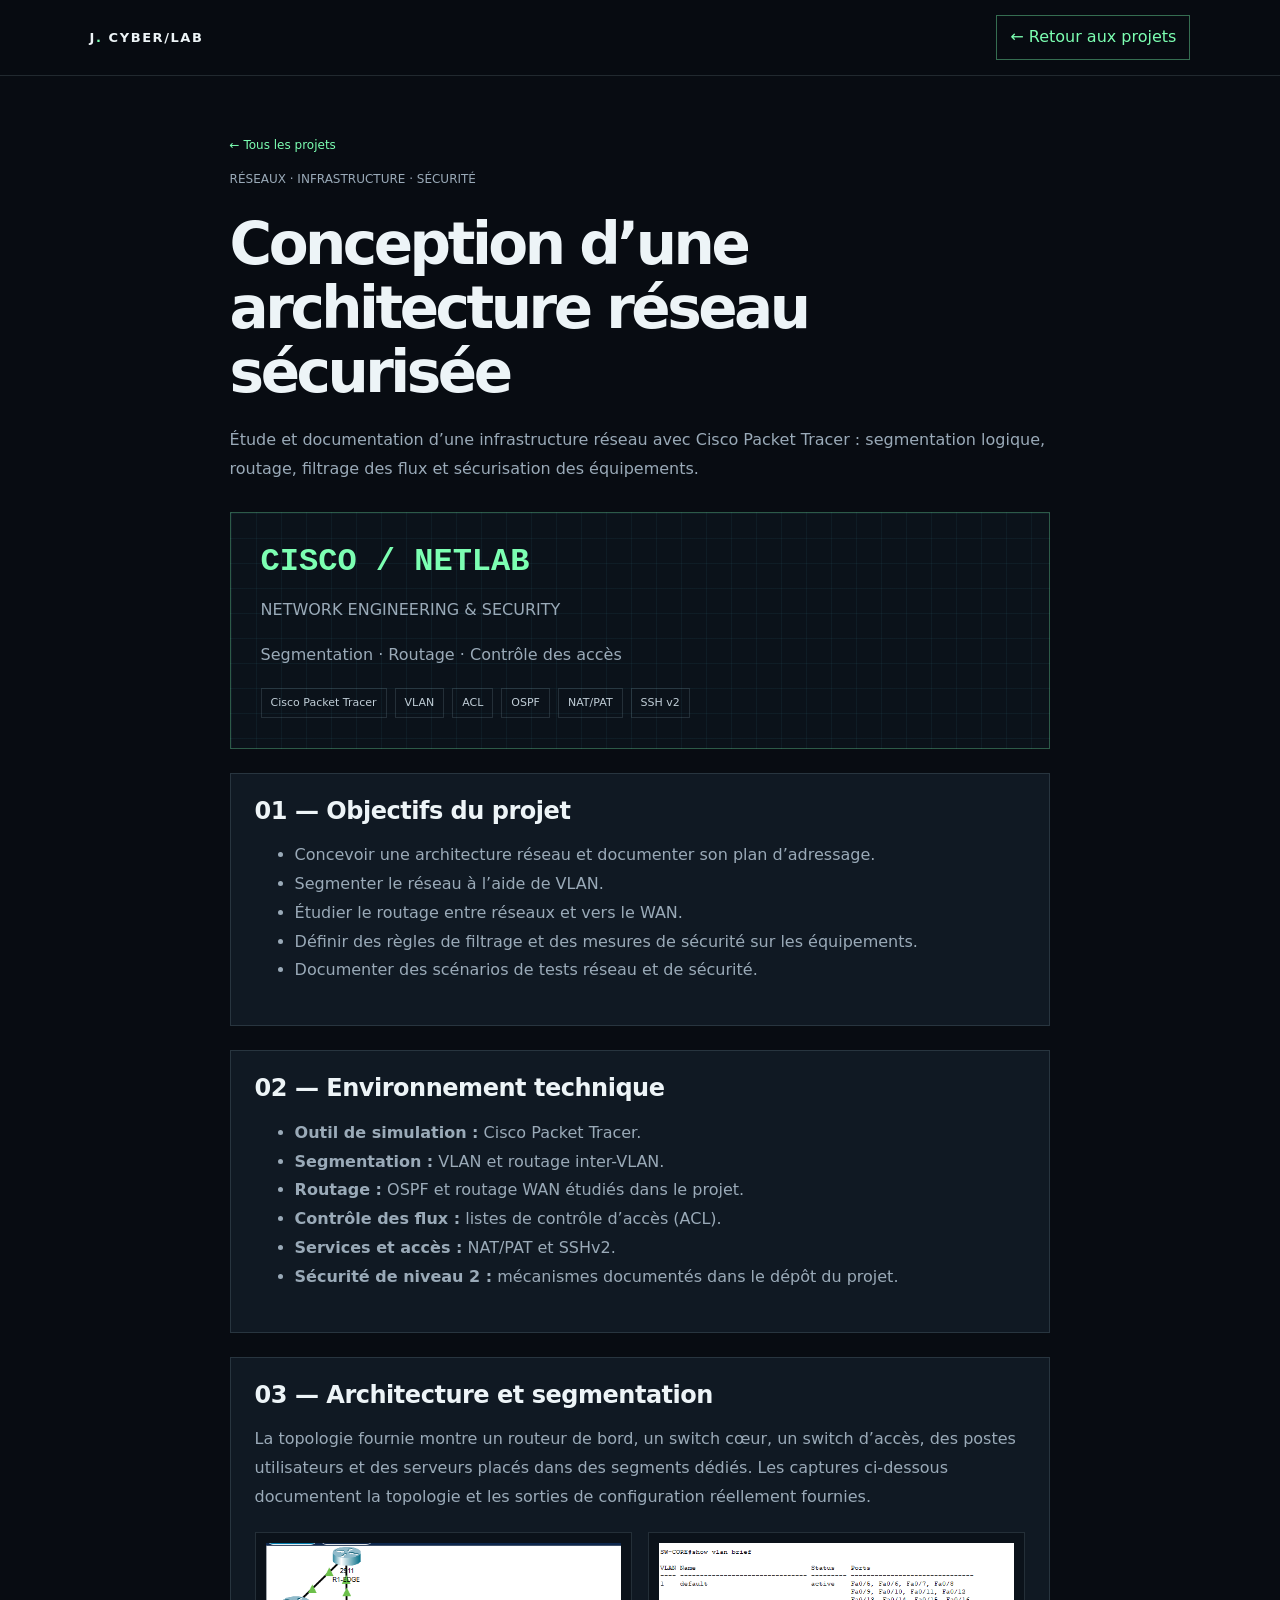
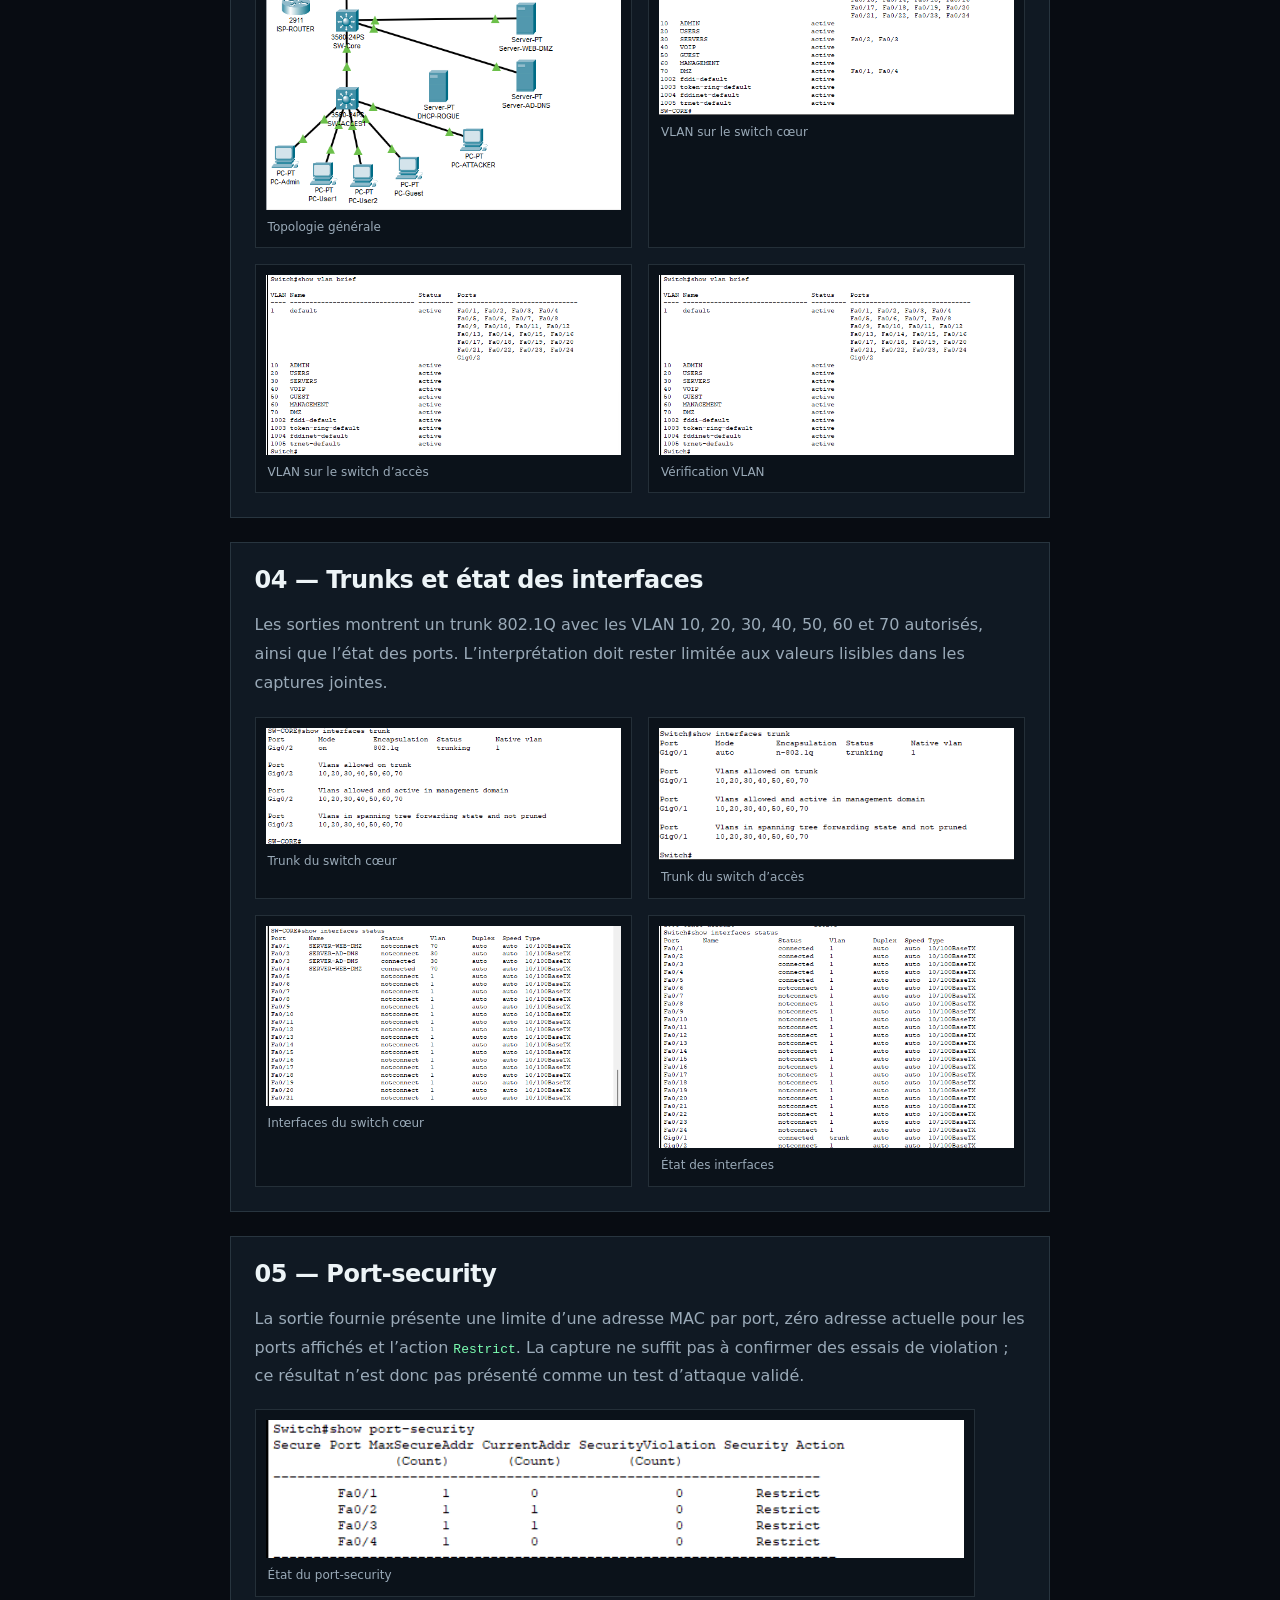
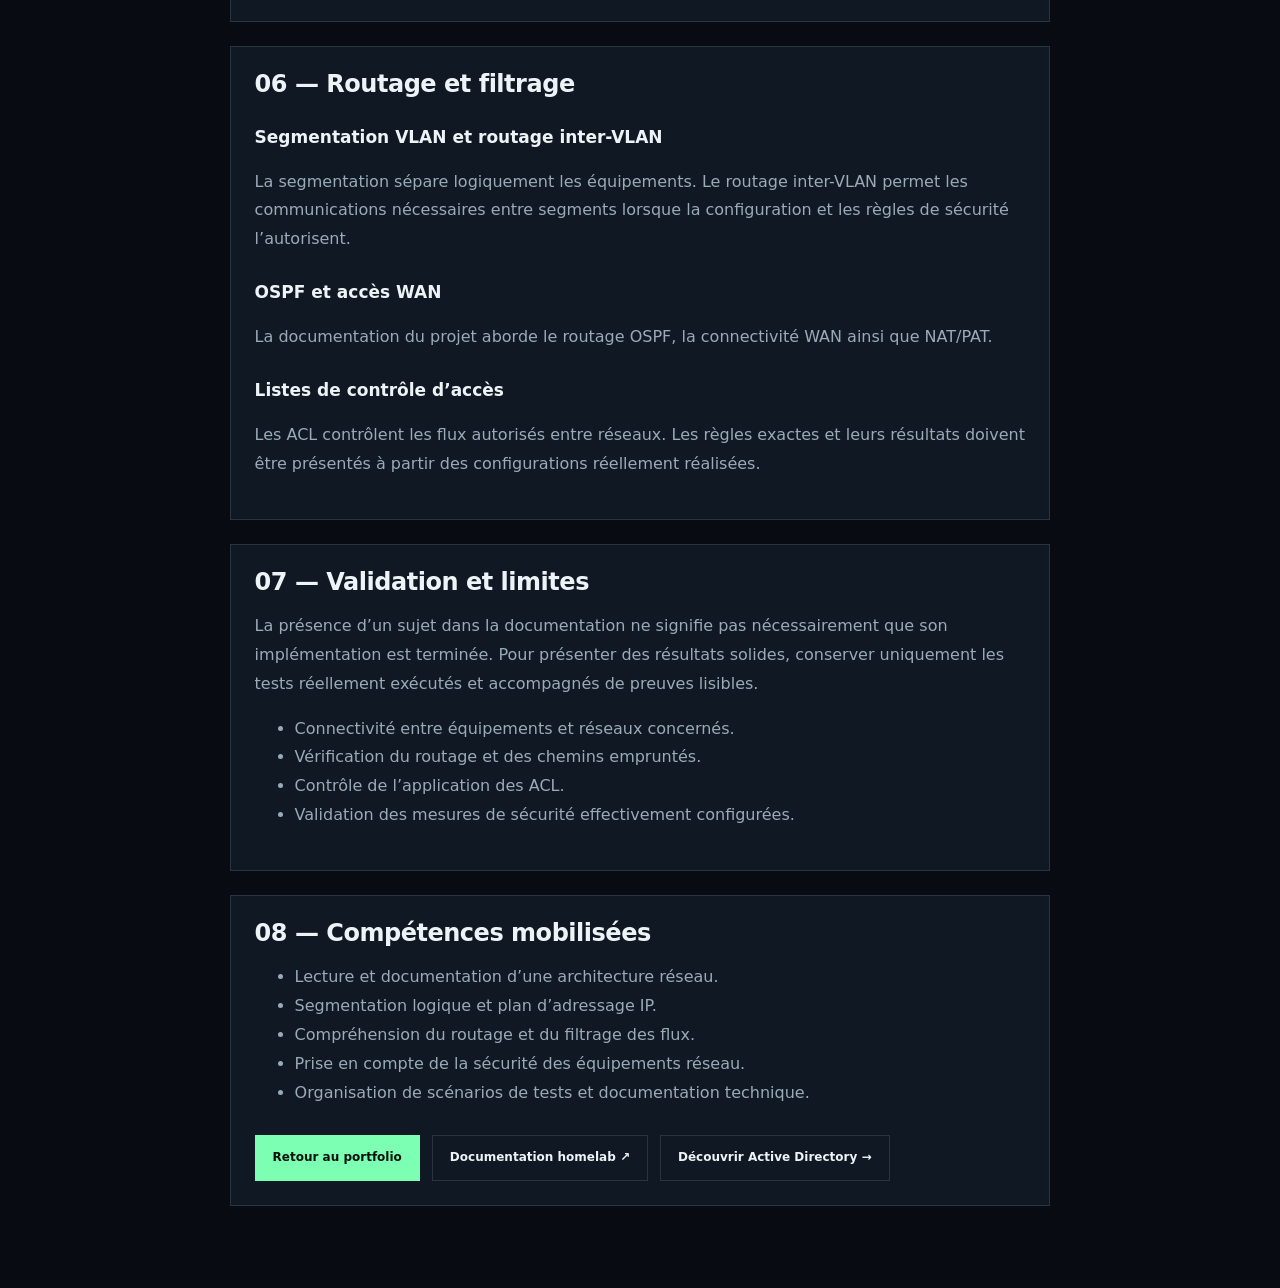
<file: projet-cisco.html>
<!doctype html>
<html lang="fr"><head><meta charset="UTF-8"><meta name="viewport" content="width=device-width,initial-scale=1"><meta name="description" content="Documentation d'un projet d'architecture réseau et de sécurité avec Cisco Packet Tracer."><title>Projet Cisco Packet Tracer | Cyber/Lab</title><link rel="stylesheet" href="style.css"><script src="script.js" defer></script>
<style>.evidence-grid{display:grid;grid-template-columns:repeat(2,minmax(0,1fr));gap:16px;margin-top:20px}.evidence-grid figure,.single-evidence{min-width:0;margin:0;background:#0b121a;border:1px solid var(--line);padding:10px}.evidence-grid img,.single-evidence img{display:block;width:100%;height:auto;max-height:360px;object-fit:contain;cursor:zoom-in}.evidence-grid figcaption,.single-evidence figcaption{color:var(--muted);font-size:12px;padding:8px 2px 0}.single-evidence{max-width:720px;margin-top:18px}@media(max-width:650px){.evidence-grid{grid-template-columns:1fr}}</style></head>
<body><header class="header"><a class="logo" href="index.html">J<span>.</span> CYBER/LAB</a><a class="nav-button" href="index.html#projets">← Retour aux projets</a></header><main class="project-detail"><a class="back-link" href="index.html#projets">← Tous les projets</a><p class="project-label">RÉSEAUX · INFRASTRUCTURE · SÉCURITÉ</p><h1>Conception d’une architecture réseau sécurisée</h1><p>Étude et documentation d’une infrastructure réseau avec Cisco Packet Tracer : segmentation logique, routage, filtrage des flux et sécurisation des équipements.</p><section class="project-hero"><strong>CISCO / NETLAB</strong><p>NETWORK ENGINEERING & SECURITY</p><p>Segmentation · Routage · Contrôle des accès</p><div class="project-tags"><span>Cisco Packet Tracer</span><span>VLAN</span><span>ACL</span><span>OSPF</span><span>NAT/PAT</span><span>SSH v2</span></div></section>
<section class="detail-card"><h2>01 — Objectifs du projet</h2><ul><li>Concevoir une architecture réseau et documenter son plan d’adressage.</li><li>Segmenter le réseau à l’aide de VLAN.</li><li>Étudier le routage entre réseaux et vers le WAN.</li><li>Définir des règles de filtrage et des mesures de sécurité sur les équipements.</li><li>Documenter des scénarios de tests réseau et de sécurité.</li></ul></section>
<section class="detail-card"><h2>02 — Environnement technique</h2><ul><li><strong>Outil de simulation :</strong> Cisco Packet Tracer.</li><li><strong>Segmentation :</strong> VLAN et routage inter-VLAN.</li><li><strong>Routage :</strong> OSPF et routage WAN étudiés dans le projet.</li><li><strong>Contrôle des flux :</strong> listes de contrôle d’accès (ACL).</li><li><strong>Services et accès :</strong> NAT/PAT et SSHv2.</li><li><strong>Sécurité de niveau 2 :</strong> mécanismes documentés dans le dépôt du projet.</li></ul></section>
<section class="detail-card"><h2>03 — Architecture et segmentation</h2><p>La topologie fournie montre un routeur de bord, un switch cœur, un switch d’accès, des postes utilisateurs et des serveurs placés dans des segments dédiés. Les captures ci-dessous documentent la topologie et les sorties de configuration réellement fournies.</p><div class="evidence-grid"><figure><img src="images/cisco-topologie.png" alt="Topologie Cisco Packet Tracer du laboratoire"><figcaption>Topologie générale</figcaption></figure><figure><img src="images/cisco-vlans-core.png" alt="VLAN sur le switch cœur"><figcaption>VLAN sur le switch cœur</figcaption></figure><figure><img src="images/cisco-vlans-access.png" alt="VLAN sur le switch d’accès"><figcaption>VLAN sur le switch d’accès</figcaption></figure><figure><img src="images/cisco-vlans-switch.png" alt="Sortie show vlan brief"><figcaption>Vérification VLAN</figcaption></figure></div></section>
<section class="detail-card"><h2>04 — Trunks et état des interfaces</h2><p>Les sorties montrent un trunk 802.1Q avec les VLAN 10, 20, 30, 40, 50, 60 et 70 autorisés, ainsi que l’état des ports. L’interprétation doit rester limitée aux valeurs lisibles dans les captures jointes.</p><div class="evidence-grid"><figure><img src="images/cisco-trunk-core.png" alt="Sortie show interfaces trunk du switch cœur"><figcaption>Trunk du switch cœur</figcaption></figure><figure><img src="images/cisco-trunk-access.png" alt="Sortie show interfaces trunk du switch d’accès"><figcaption>Trunk du switch d’accès</figcaption></figure><figure><img src="images/cisco-ports-core.png" alt="État des interfaces du switch cœur"><figcaption>Interfaces du switch cœur</figcaption></figure><figure><img src="images/cisco-interfaces-status.png" alt="État des interfaces du switch d’accès"><figcaption>État des interfaces</figcaption></figure></div></section>
<section class="detail-card"><h2>05 — Port-security</h2><p>La sortie fournie présente une limite d’une adresse MAC par port, zéro adresse actuelle pour les ports affichés et l’action <code>Restrict</code>. La capture ne suffit pas à confirmer des essais de violation ; ce résultat n’est donc pas présenté comme un test d’attaque validé.</p><figure class="single-evidence"><img src="images/cisco-port-security.png" alt="Sortie show port-security"><figcaption>État du port-security</figcaption></figure></section>
<section class="detail-card"><h2>06 — Routage et filtrage</h2><h3>Segmentation VLAN et routage inter-VLAN</h3><p>La segmentation sépare logiquement les équipements. Le routage inter-VLAN permet les communications nécessaires entre segments lorsque la configuration et les règles de sécurité l’autorisent.</p><h3>OSPF et accès WAN</h3><p>La documentation du projet aborde le routage OSPF, la connectivité WAN ainsi que NAT/PAT.</p><h3>Listes de contrôle d’accès</h3><p>Les ACL contrôlent les flux autorisés entre réseaux. Les règles exactes et leurs résultats doivent être présentés à partir des configurations réellement réalisées.</p></section>
<section class="detail-card"><h2>07 — Validation et limites</h2><p>La présence d’un sujet dans la documentation ne signifie pas nécessairement que son implémentation est terminée. Pour présenter des résultats solides, conserver uniquement les tests réellement exécutés et accompagnés de preuves lisibles.</p><ul><li>Connectivité entre équipements et réseaux concernés.</li><li>Vérification du routage et des chemins empruntés.</li><li>Contrôle de l’application des ACL.</li><li>Validation des mesures de sécurité effectivement configurées.</li></ul></section>
<section class="detail-card"><h2>08 — Compétences mobilisées</h2><ul><li>Lecture et documentation d’une architecture réseau.</li><li>Segmentation logique et plan d’adressage IP.</li><li>Compréhension du routage et du filtrage des flux.</li><li>Prise en compte de la sécurité des équipements réseau.</li><li>Organisation de scénarios de tests et documentation technique.</li></ul><div class="actions"><a class="button primary" href="index.html#projets">Retour au portfolio</a><a class="button" href="https://github.com/Jeremy253058/cybersecurity-homelab/tree/main/05-packet-tracer" target="_blank" rel="noopener noreferrer">Documentation homelab ↗</a><a class="button" href="projet-ad.html">Découvrir Active Directory →</a></div></section></main></body></html>
</file>
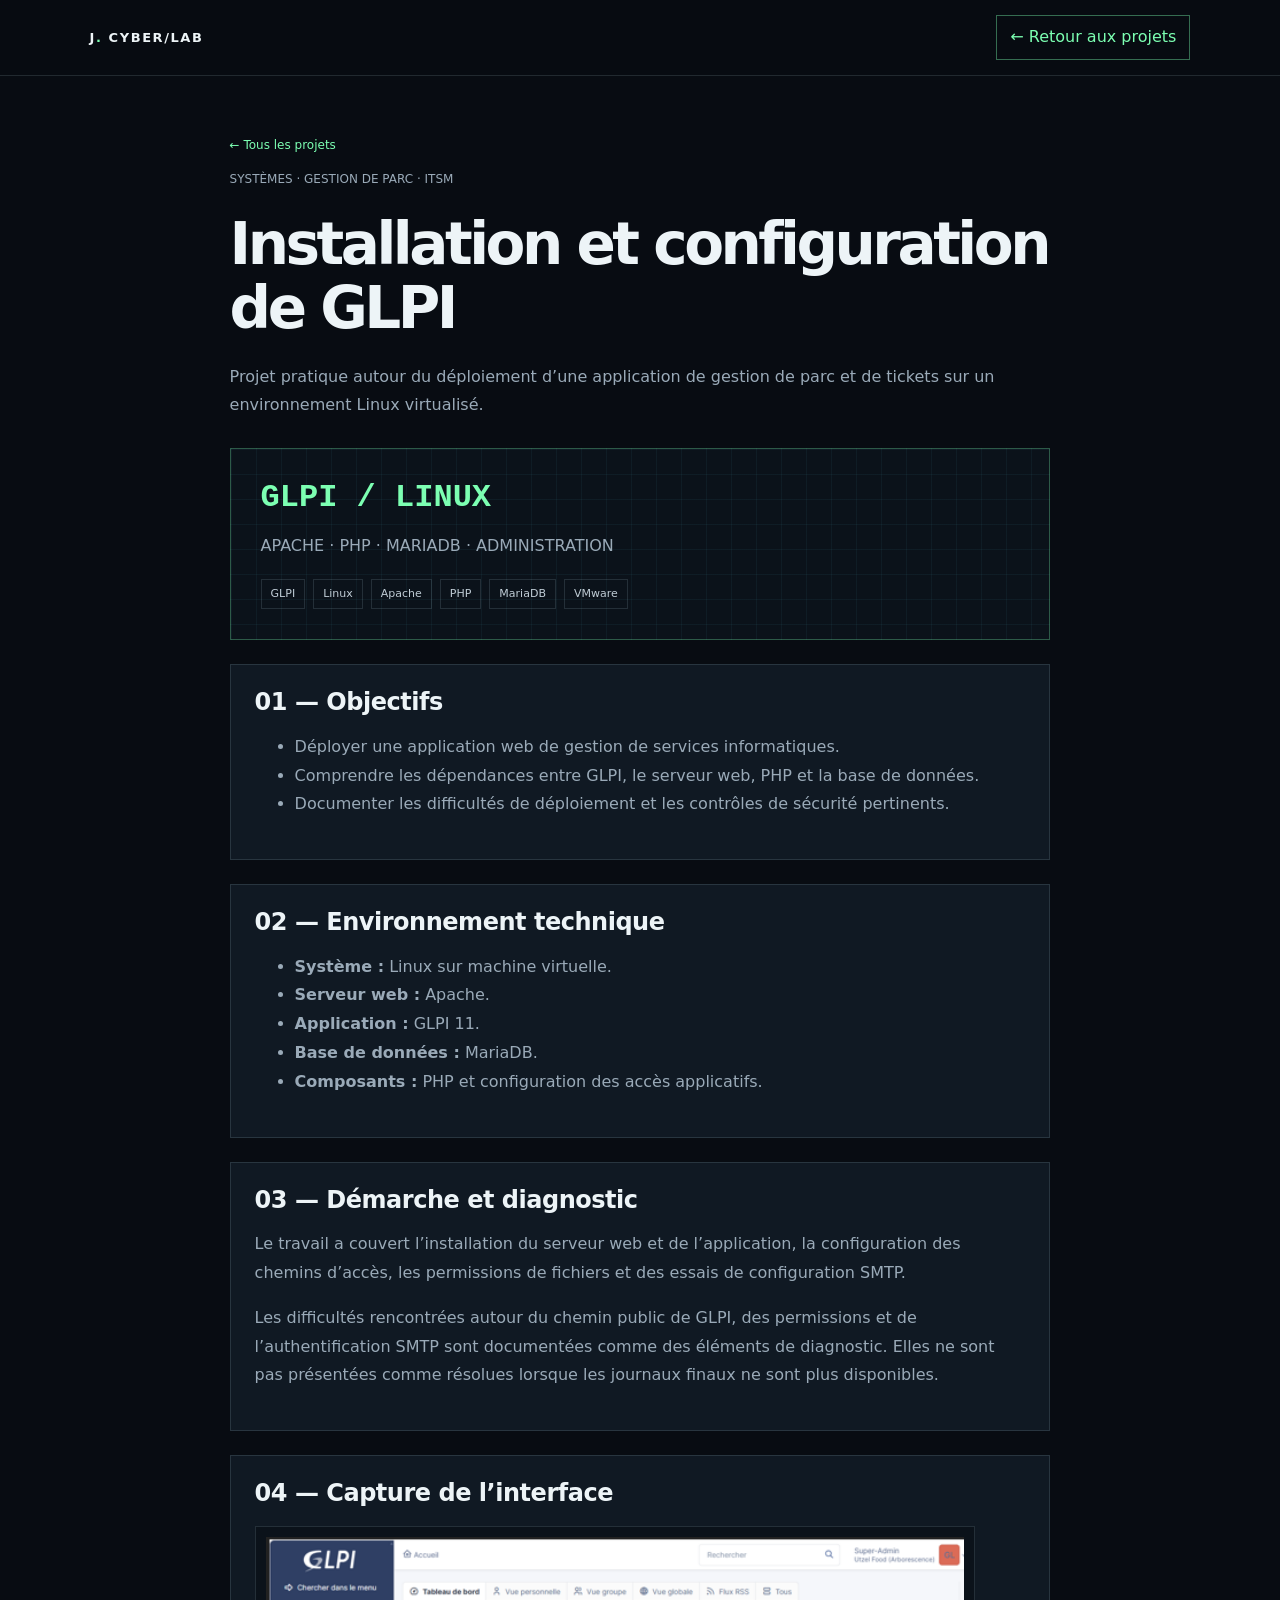
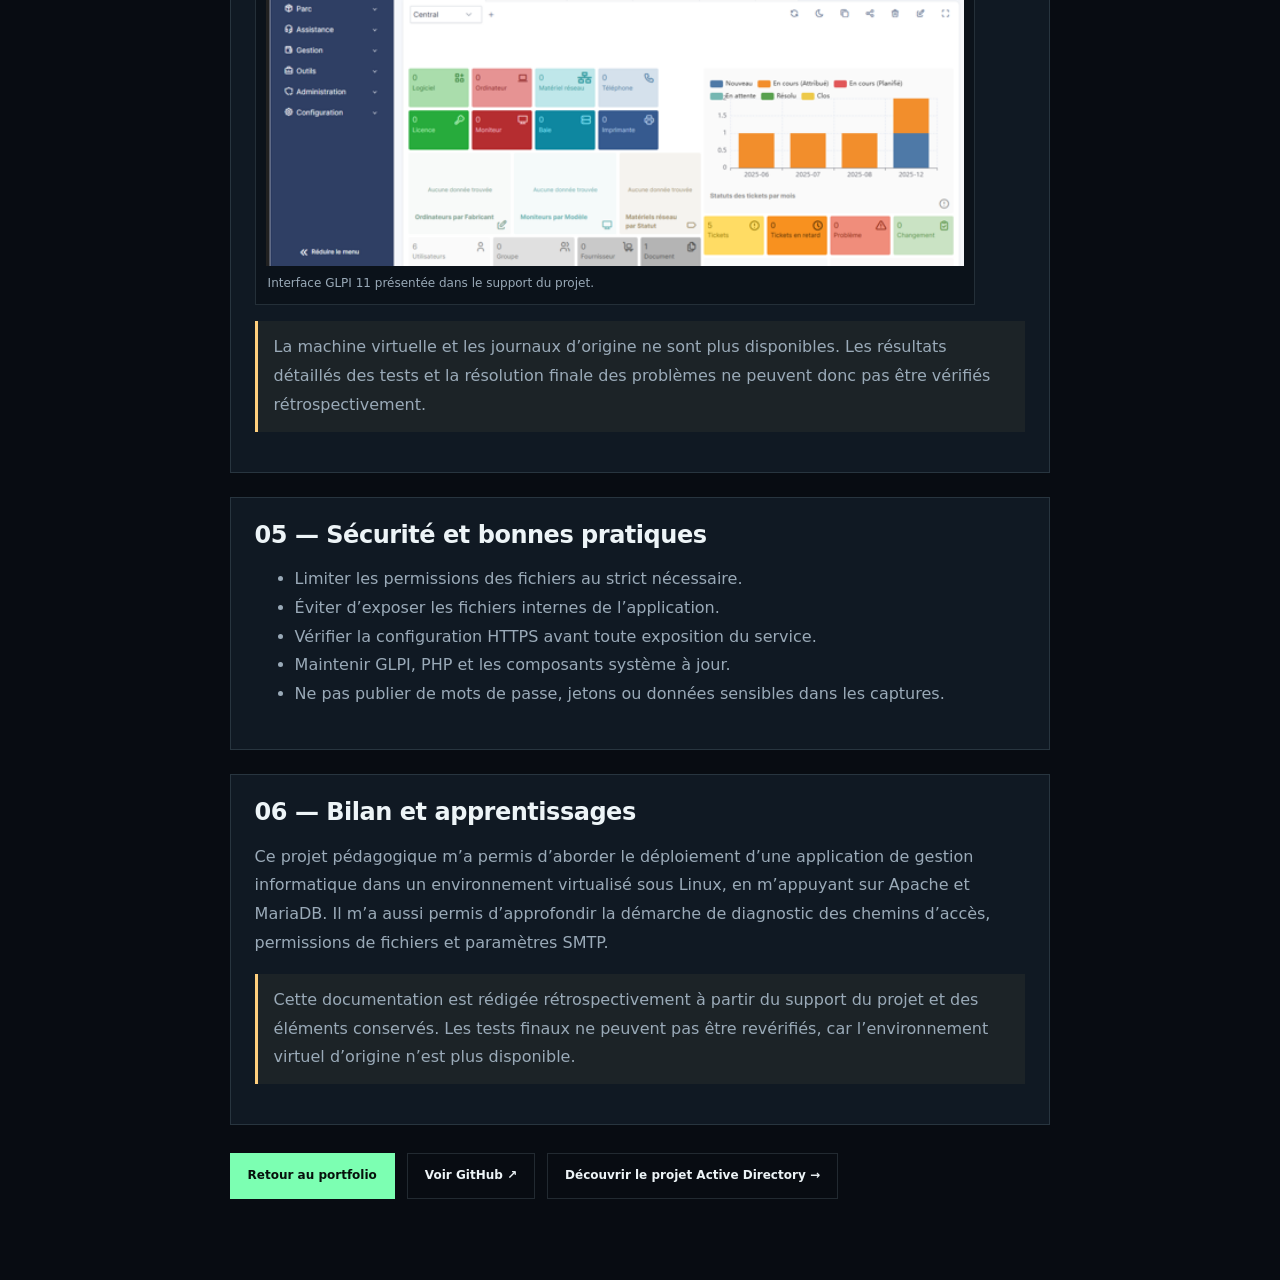
<file: projet-glpi.html>
<!doctype html>
<html lang="fr"><head><meta charset="UTF-8"><meta name="viewport" content="width=device-width, initial-scale=1"><meta name="description" content="Documentation rétrospective du déploiement de GLPI sous Linux avec Apache et MariaDB."><title>Installation de GLPI | Cyber/Lab</title><link rel="stylesheet" href="style.css"><script src="script.js" defer></script></head>
<body><header class="header"><a class="logo" href="index.html">J<span>.</span> CYBER/LAB</a><a class="nav-button" href="index.html#projets">← Retour aux projets</a></header>
<main class="project-detail"><a class="back-link" href="index.html#projets">← Tous les projets</a><p class="project-label">SYSTÈMES · GESTION DE PARC · ITSM</p><h1>Installation et configuration de GLPI</h1><p>Projet pratique autour du déploiement d’une application de gestion de parc et de tickets sur un environnement Linux virtualisé.</p>
<section class="project-hero"><strong>GLPI / LINUX</strong><p>APACHE · PHP · MARIADB · ADMINISTRATION</p><div class="project-tags"><span>GLPI</span><span>Linux</span><span>Apache</span><span>PHP</span><span>MariaDB</span><span>VMware</span></div></section>
<section class="detail-card"><h2>01 — Objectifs</h2><ul><li>Déployer une application web de gestion de services informatiques.</li><li>Comprendre les dépendances entre GLPI, le serveur web, PHP et la base de données.</li><li>Documenter les difficultés de déploiement et les contrôles de sécurité pertinents.</li></ul></section>
<section class="detail-card"><h2>02 — Environnement technique</h2><ul><li><strong>Système :</strong> Linux sur machine virtuelle.</li><li><strong>Serveur web :</strong> Apache.</li><li><strong>Application :</strong> GLPI 11.</li><li><strong>Base de données :</strong> MariaDB.</li><li><strong>Composants :</strong> PHP et configuration des accès applicatifs.</li></ul></section>
<section class="detail-card"><h2>03 — Démarche et diagnostic</h2><p>Le travail a couvert l’installation du serveur web et de l’application, la configuration des chemins d’accès, les permissions de fichiers et des essais de configuration SMTP.</p><p>Les difficultés rencontrées autour du chemin public de GLPI, des permissions et de l’authentification SMTP sont documentées comme des éléments de diagnostic. Elles ne sont pas présentées comme résolues lorsque les journaux finaux ne sont plus disponibles.</p></section>
<section class="detail-card"><h2>04 — Capture de l’interface</h2><figure class="single-evidence"><img src="images/GLPI.png" alt="Tableau de bord GLPI"><figcaption>Interface GLPI 11 présentée dans le support du projet.</figcaption></figure><p class="notice">La machine virtuelle et les journaux d’origine ne sont plus disponibles. Les résultats détaillés des tests et la résolution finale des problèmes ne peuvent donc pas être vérifiés rétrospectivement.</p></section>
<section class="detail-card"><h2>05 — Sécurité et bonnes pratiques</h2><ul><li>Limiter les permissions des fichiers au strict nécessaire.</li><li>Éviter d’exposer les fichiers internes de l’application.</li><li>Vérifier la configuration HTTPS avant toute exposition du service.</li><li>Maintenir GLPI, PHP et les composants système à jour.</li><li>Ne pas publier de mots de passe, jetons ou données sensibles dans les captures.</li></ul></section>
<section class="detail-card"><h2>06 — Bilan et apprentissages</h2><p>Ce projet pédagogique m’a permis d’aborder le déploiement d’une application de gestion informatique dans un environnement virtualisé sous Linux, en m’appuyant sur Apache et MariaDB. Il m’a aussi permis d’approfondir la démarche de diagnostic des chemins d’accès, permissions de fichiers et paramètres SMTP.</p><p class="notice">Cette documentation est rédigée rétrospectivement à partir du support du projet et des éléments conservés. Les tests finaux ne peuvent pas être revérifiés, car l’environnement virtuel d’origine n’est plus disponible.</p></section>
<div class="actions"><a class="button primary" href="index.html#projets">Retour au portfolio</a><a class="button" href="https://github.com/Jeremy253058/cybersecurity-homelab" target="_blank" rel="noopener noreferrer">Voir GitHub ↗</a><a class="button" href="projet-ad.html">Découvrir le projet Active Directory →</a></div></main></body></html>
</file>
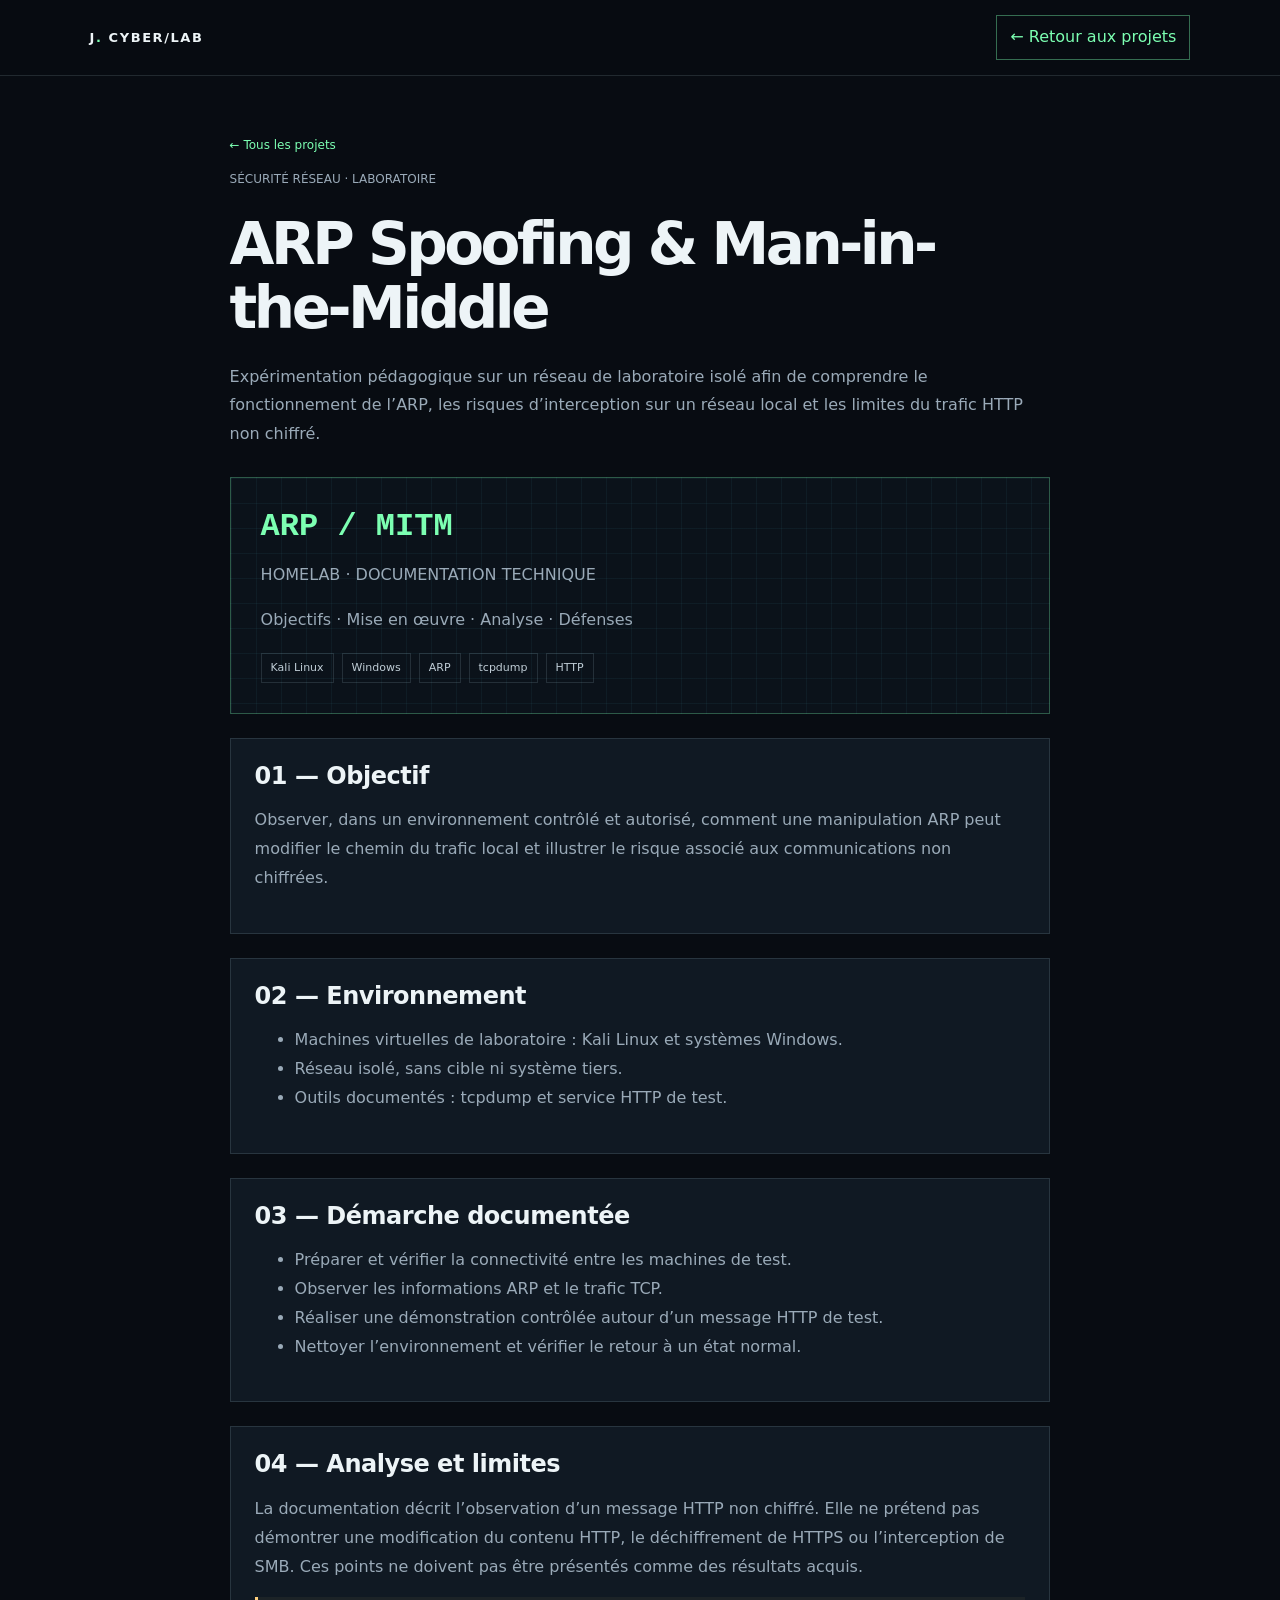
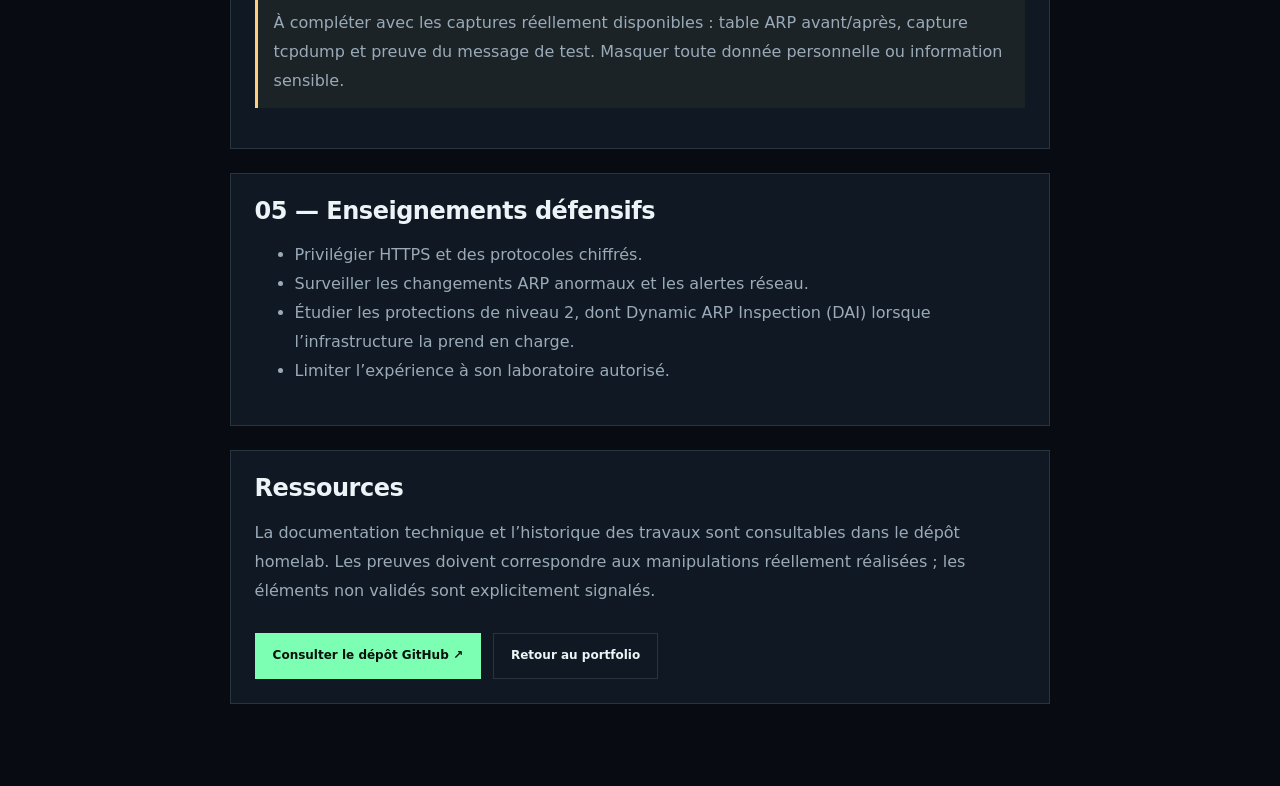
<file: projet-mitm.html>
<!doctype html><html lang="fr"><head><meta charset="UTF-8"><meta name="viewport" content="width=device-width,initial-scale=1"><meta name="description" content="Expérimentation pédagogique ARP spoofing et Man-in-the-Middle dans un laboratoire isolé."><title>ARP Spoofing & MITM | Cyber/Lab</title><link rel="stylesheet" href="style.css"><script src="script.js" defer></script></head><body><header class="header"><a class="logo" href="index.html">J<span>.</span> CYBER/LAB</a><a class="nav-button" href="index.html#projets">← Retour aux projets</a></header><main class="project-detail"><a class="back-link" href="index.html#projets">← Tous les projets</a><p class="project-label">SÉCURITÉ RÉSEAU · LABORATOIRE</p><h1>ARP Spoofing & Man-in-the-Middle</h1><p>Expérimentation pédagogique sur un réseau de laboratoire isolé afin de comprendre le fonctionnement de l’ARP, les risques d’interception sur un réseau local et les limites du trafic HTTP non chiffré.</p><section class="project-hero"><strong>ARP / MITM</strong><p>HOMELAB · DOCUMENTATION TECHNIQUE</p><p>Objectifs · Mise en œuvre · Analyse · Défenses</p><div class="project-tags"><span>Kali Linux</span><span>Windows</span><span>ARP</span><span>tcpdump</span><span>HTTP</span></div></section><section class="detail-card"><h2>01 — Objectif</h2><p>Observer, dans un environnement contrôlé et autorisé, comment une manipulation ARP peut modifier le chemin du trafic local et illustrer le risque associé aux communications non chiffrées.</p></section><section class="detail-card"><h2>02 — Environnement</h2><ul><li>Machines virtuelles de laboratoire : Kali Linux et systèmes Windows.</li><li>Réseau isolé, sans cible ni système tiers.</li><li>Outils documentés : tcpdump et service HTTP de test.</li></ul></section><section class="detail-card"><h2>03 — Démarche documentée</h2><ul><li>Préparer et vérifier la connectivité entre les machines de test.</li><li>Observer les informations ARP et le trafic TCP.</li><li>Réaliser une démonstration contrôlée autour d’un message HTTP de test.</li><li>Nettoyer l’environnement et vérifier le retour à un état normal.</li></ul></section><section class="detail-card"><h2>04 — Analyse et limites</h2><p>La documentation décrit l’observation d’un message HTTP non chiffré. Elle ne prétend pas démontrer une modification du contenu HTTP, le déchiffrement de HTTPS ou l’interception de SMB. Ces points ne doivent pas être présentés comme des résultats acquis.</p><p class="notice">À compléter avec les captures réellement disponibles : table ARP avant/après, capture tcpdump et preuve du message de test. Masquer toute donnée personnelle ou information sensible.</p></section><section class="detail-card"><h2>05 — Enseignements défensifs</h2><ul><li>Privilégier HTTPS et des protocoles chiffrés.</li><li>Surveiller les changements ARP anormaux et les alertes réseau.</li><li>Étudier les protections de niveau 2, dont Dynamic ARP Inspection (DAI) lorsque l’infrastructure la prend en charge.</li><li>Limiter l’expérience à son laboratoire autorisé.</li></ul></section><section class="detail-card"><h2>Ressources</h2><p>La documentation technique et l’historique des travaux sont consultables dans le dépôt homelab. Les preuves doivent correspondre aux manipulations réellement réalisées ; les éléments non validés sont explicitement signalés.</p><div class="actions"><a class="button primary" href="https://github.com/Jeremy253058/cybersecurity-homelab" target="_blank" rel="noopener noreferrer">Consulter le dépôt GitHub ↗</a><a class="button" href="index.html#projets">Retour au portfolio</a></div></section></main></body></html>
</file>
<file: style.css>
:root{--bg:#080c12;--panel:#101923;--text:#edf4f7;--muted:#9aaab8;--line:rgba(166,196,213,.16);--green:#7cffb2;--cyan:#62dff3}*{box-sizing:border-box}html{scroll-behavior:smooth;scroll-padding-top:85px}body{margin:0;background:var(--bg);color:var(--text);font-family:Inter,system-ui,-apple-system,"Segoe UI",sans-serif;line-height:1.65}a{color:inherit;text-decoration:none}::selection{background:var(--green);color:#07110c}.header{height:76px;padding:0 7%;display:flex;align-items:center;justify-content:space-between;position:sticky;top:0;z-index:10;background:rgba(8,12,18,.94);border-bottom:1px solid var(--line);backdrop-filter:blur(15px)}.logo{font-size:13px;font-weight:800;letter-spacing:.12em}.logo span{color:var(--green)}.nav{display:flex;align-items:center;gap:26px;font-size:13px;color:var(--muted)}.nav a:hover,.footer a:hover{color:var(--green)}.nav-button{padding:8px 13px;color:var(--green);border:1px solid #7cffb266}.menu-toggle{display:none;background:transparent;color:var(--green);border:1px solid var(--line);padding:7px 11px;font-size:18px}.section{padding:100px 10%;position:relative}.hero{min-height:650px;display:grid;grid-template-columns:1.1fr .9fr;align-items:center;gap:6%;overflow:hidden}.hero-grid{position:absolute;inset:0 0 0 40%;z-index:-1;opacity:.15;background-image:linear-gradient(#62dff322 1px,transparent 1px),linear-gradient(90deg,#62dff322 1px,transparent 1px);background-size:45px 45px}.eyebrow,.section-label{color:var(--green);font-size:10px;font-weight:700;letter-spacing:.15em}h1{margin:24px 0;font-size:clamp(48px,6vw,82px);line-height:1;letter-spacing:-.06em}h1 span,h2 span{color:var(--green)}.description{max-width:520px;color:var(--muted);font-size:15px}.actions{display:flex;flex-wrap:wrap;gap:12px;margin-top:28px}.button{display:inline-flex;align-items:center;justify-content:center;padding:12px 17px;border:1px solid var(--line);font-size:12px;font-weight:700;transition:.2s}.button:hover{border-color:var(--green);color:var(--green);transform:translateY(-2px)}.button.primary{background:var(--green);color:#07110c;border-color:var(--green)}.status{color:var(--green);font-size:11px;margin-top:30px}.terminal{background:#0c131b;border:1px solid #62dff333;box-shadow:0 25px 80px #0005;font:12px/1.8 ui-monospace,SFMono-Regular,Consolas,monospace}.terminal-header,.terminal-footer{display:flex;justify-content:space-between;padding:12px 16px;color:var(--muted);border-bottom:1px solid var(--line)}.terminal-header span{color:var(--green)}.terminal-content{padding:22px 20px}.terminal-content p{margin:6px 0}.terminal-content em{color:var(--cyan);font-style:normal}.terminal-content b,.green{color:var(--green)}.output{color:var(--muted)}.cursor{animation:blink 1s steps(2,start) infinite;color:var(--green)}@keyframes blink{to{visibility:hidden}}.terminal-footer{border-top:1px solid var(--line);border-bottom:0;font-size:9px;letter-spacing:.12em}.terminal-footer span{color:var(--green)}h2{font-size:clamp(30px,4vw,48px);letter-spacing:-.04em;line-height:1.15;margin:12px 0 20px}.two-columns{display:grid;grid-template-columns:1fr 1fr;gap:8%;align-items:start}.muted{color:var(--muted)}.tags{display:flex;flex-wrap:wrap;gap:7px;margin-top:15px}.tags span{border:1px solid var(--line);padding:4px 8px;color:#c0cdd6;font-size:10px}.section-heading{display:flex;justify-content:space-between;align-items:end;gap:30px;margin-bottom:34px}.section-heading p{max-width:360px}.cards-grid{display:grid;grid-template-columns:repeat(3,minmax(0,1fr));gap:15px}.card,.project-card{border:1px solid var(--line);background:var(--panel);min-width:0}.card{padding:24px}.card .icon{font-size:23px;color:var(--green)}.card h3{margin-bottom:7px}.card p{font-size:13px;color:var(--muted)}.projects{background:#0a1017;border-block:1px solid var(--line)}.projects-grid{display:grid;grid-template-columns:repeat(3,minmax(0,1fr));gap:18px}.project-visual{min-height:155px;display:flex;flex-direction:column;align-items:center;justify-content:center;gap:10px;background:linear-gradient(#62dff310 1px,transparent 1px),linear-gradient(90deg,#62dff310 1px,transparent 1px),#0a1119;background-size:24px 24px;border-block:1px solid var(--line);color:var(--green);font:800 32px ui-monospace,Consolas,monospace}.project-visual span{color:var(--cyan);font-size:9px;font-weight:400;letter-spacing:.15em;text-align:center}.visual-logs{color:var(--cyan)}.visual-glpi{color:#a6d9ff}.visual-aws{color:#ffcf7d}.project-info{padding:22px}.project-type{color:var(--green)!important;font-size:9px!important;letter-spacing:.13em}.project-info>p:not(.project-type){min-height:78px;font-size:13px;color:var(--muted)}.text-link{display:inline-block;margin-top:15px;color:var(--green);font-size:12px;font-weight:700}.text-link:hover{text-decoration:underline}.timeline{max-width:850px;margin:40px auto 0;border-left:1px solid #7cffb266;padding-left:28px}.timeline article{position:relative;padding:0 0 28px}.timeline article:before{content:"";position:absolute;left:-34px;top:6px;width:10px;height:10px;border-radius:50%;background:var(--green);box-shadow:0 0 18px #7cffb255}.timeline small{font-size:10px;color:var(--green);letter-spacing:.1em}.timeline h3{margin:8px 0}.contact-box{border:1px solid #7cffb244;background:linear-gradient(135deg,#101923,#0a1119);padding:clamp(25px,5vw,55px);text-align:center}.contact-box .actions{justify-content:center}.footer{display:flex;align-items:center;justify-content:space-between;gap:16px;flex-wrap:wrap;padding:25px 7%;color:var(--muted);font-size:11px;border-top:1px solid var(--line)}.project-detail{max-width:1000px;margin:auto;padding:55px 7% 80px}.project-detail h1{font-size:clamp(34px,5vw,58px);line-height:1.1;margin:22px 0}.project-detail h2{font-size:24px;letter-spacing:-.02em;margin:0 0 16px}.project-detail h3{margin-top:24px;font-size:17px}.project-detail p,.project-detail li{color:var(--muted);line-height:1.8}.project-detail .detail-card{border:1px solid var(--line);background:var(--panel);padding:24px;margin-top:24px}.project-detail code{color:var(--green);overflow-wrap:anywhere}.project-label,.back-link{color:var(--green);font-size:12px}.project-hero{border:1px solid #7cffb24d;background:linear-gradient(#62dff30d 1px,transparent 1px),linear-gradient(90deg,#62dff30d 1px,transparent 1px),#0b121a;background-size:25px 25px;padding:30px;margin-top:28px}.project-hero strong{color:var(--green);font:700 32px ui-monospace,Consolas,monospace}.project-hero span{color:var(--cyan)}.project-tags{display:flex;flex-wrap:wrap;gap:8px;margin-top:18px}.project-tags span{border:1px solid var(--line);padding:5px 9px;color:#c0cdd6;font-size:11px}.project-detail .notice{border-left:3px solid #ffcf7d;padding:12px 16px;background:rgba(255,207,125,.05)}.evidence-grid{display:grid;grid-template-columns:repeat(2,minmax(0,1fr));gap:16px;margin-top:20px}.evidence-grid figure,.single-evidence{min-width:0;margin:0;background:#0b121a;border:1px solid var(--line);padding:10px}.evidence-grid img,.single-evidence img{display:block;width:100%;height:auto;max-height:360px;object-fit:contain;cursor:zoom-in}.evidence-grid figcaption,.single-evidence figcaption{color:var(--muted);font-size:12px;padding:8px 2px 0}.single-evidence{max-width:720px;margin-top:18px}.image-lightbox{position:fixed;inset:0;z-index:1000;display:none;align-items:center;justify-content:center;padding:5vw;background:rgba(2,6,10,.94)}.image-lightbox.is-open{display:flex}.image-lightbox img{max-width:92vw;max-height:82vh;object-fit:contain;cursor:zoom-out;box-shadow:0 18px 70px #0008}.image-lightbox__close{position:absolute;top:20px;right:25px;border:1px solid var(--line);background:var(--panel);color:var(--text);font-size:32px;width:48px;height:48px;cursor:pointer}.image-lightbox__hint{position:absolute;bottom:14px;color:var(--muted);font-size:12px}main img[role=button]:focus-visible{outline:2px solid var(--green);outline-offset:4px}@media(max-width:900px){.section{padding:75px 7%}.hero{grid-template-columns:1fr;gap:32px}.terminal{max-width:650px;width:100%}.cards-grid,.projects-grid{grid-template-columns:repeat(2,minmax(0,1fr))}.section-heading{display:block}.section-heading p{max-width:none}.project-info>p:not(.project-type){min-height:0}}@media(max-width:650px){.header{height:65px;padding:0 5%}.menu-toggle{display:block}.nav{display:none;position:absolute;left:0;right:0;top:65px;padding:18px 5%;background:#080c12;border-bottom:1px solid var(--line);flex-direction:column;align-items:stretch;gap:0}.nav.open{display:flex}.nav a{padding:12px}.section{padding:60px 6%}.hero{min-height:0;padding-top:70px;padding-bottom:70px}h1{font-size:clamp(46px,15vw,68px)}.two-columns{grid-template-columns:1fr;gap:15px}.cards-grid,.projects-grid,.evidence-grid{grid-template-columns:1fr}.project-detail{padding:34px 6% 60px}.project-detail .detail-card{padding:18px}.project-detail .project-hero{padding:22px}.footer{padding:24px 6%}.footer p{width:100%;order:3}.image-lightbox__close{top:12px;right:12px}}.cyber-dashboard{padding-top:45px;padding-bottom:75px;background:linear-gradient(180deg,#080c12,#0a1118);border-bottom:1px solid var(--line)}.dashboard-head{display:flex;justify-content:space-between;align-items:end;gap:30px;margin-bottom:28px}.dashboard-head h2{margin-bottom:10px}.dashboard-head .muted{margin:0;font-size:13px}.dashboard-status{display:flex;align-items:center;gap:8px;padding:8px 11px;border:1px solid #7cffb233;color:var(--green);font:700 9px ui-monospace,Consolas,monospace;letter-spacing:.12em;white-space:nowrap}.pulse{width:7px;height:7px;border-radius:50%;background:var(--green);box-shadow:0 0 12px #7cffb288;animation:dashboard-pulse 1.8s ease-in-out infinite}@keyframes dashboard-pulse{50%{opacity:.35;transform:scale(.7)}}.dashboard-grid{display:grid;grid-template-columns:repeat(3,minmax(0,1fr));gap:12px}.dash-card{position:relative;min-height:165px;padding:20px;border:1px solid var(--line);background:#0d151e;display:flex;flex-direction:column;overflow:hidden;transition:.2s}.dash-card:before{content:"";position:absolute;inset:0;background:linear-gradient(135deg,#62dff308,transparent 55%);pointer-events:none}.dash-card:hover{border-color:#7cffb266;transform:translateY(-3px);box-shadow:0 14px 35px #0005}.dash-icon{color:var(--green);font-size:18px;margin-bottom:15px}.dash-card strong{font:800 25px ui-monospace,Consolas,monospace;letter-spacing:-.03em}.dash-card small{margin-top:3px;color:var(--cyan);font:700 9px ui-monospace,Consolas,monospace;letter-spacing:.12em}.dash-card em{margin-top:10px;color:var(--muted);font-size:11px;font-style:normal;line-height:1.5}.dash-link{margin-top:auto;padding-top:13px;color:var(--green);font-size:10px;font-weight:700}.dash-feature{border-color:#7cffb244;background:linear-gradient(135deg,#101d1b,#0d151e)}.dash-cta{border-color:#62dff344}.dash-cta .dash-icon{color:var(--cyan)}@media(max-width:900px){.dashboard-grid{grid-template-columns:repeat(2,minmax(0,1fr))}}@media(max-width:650px){.dashboard-head{display:block}.dashboard-status{display:inline-flex;margin-top:18px}.dashboard-grid{grid-template-columns:1fr}.dash-card{min-height:145px}}
</file>
